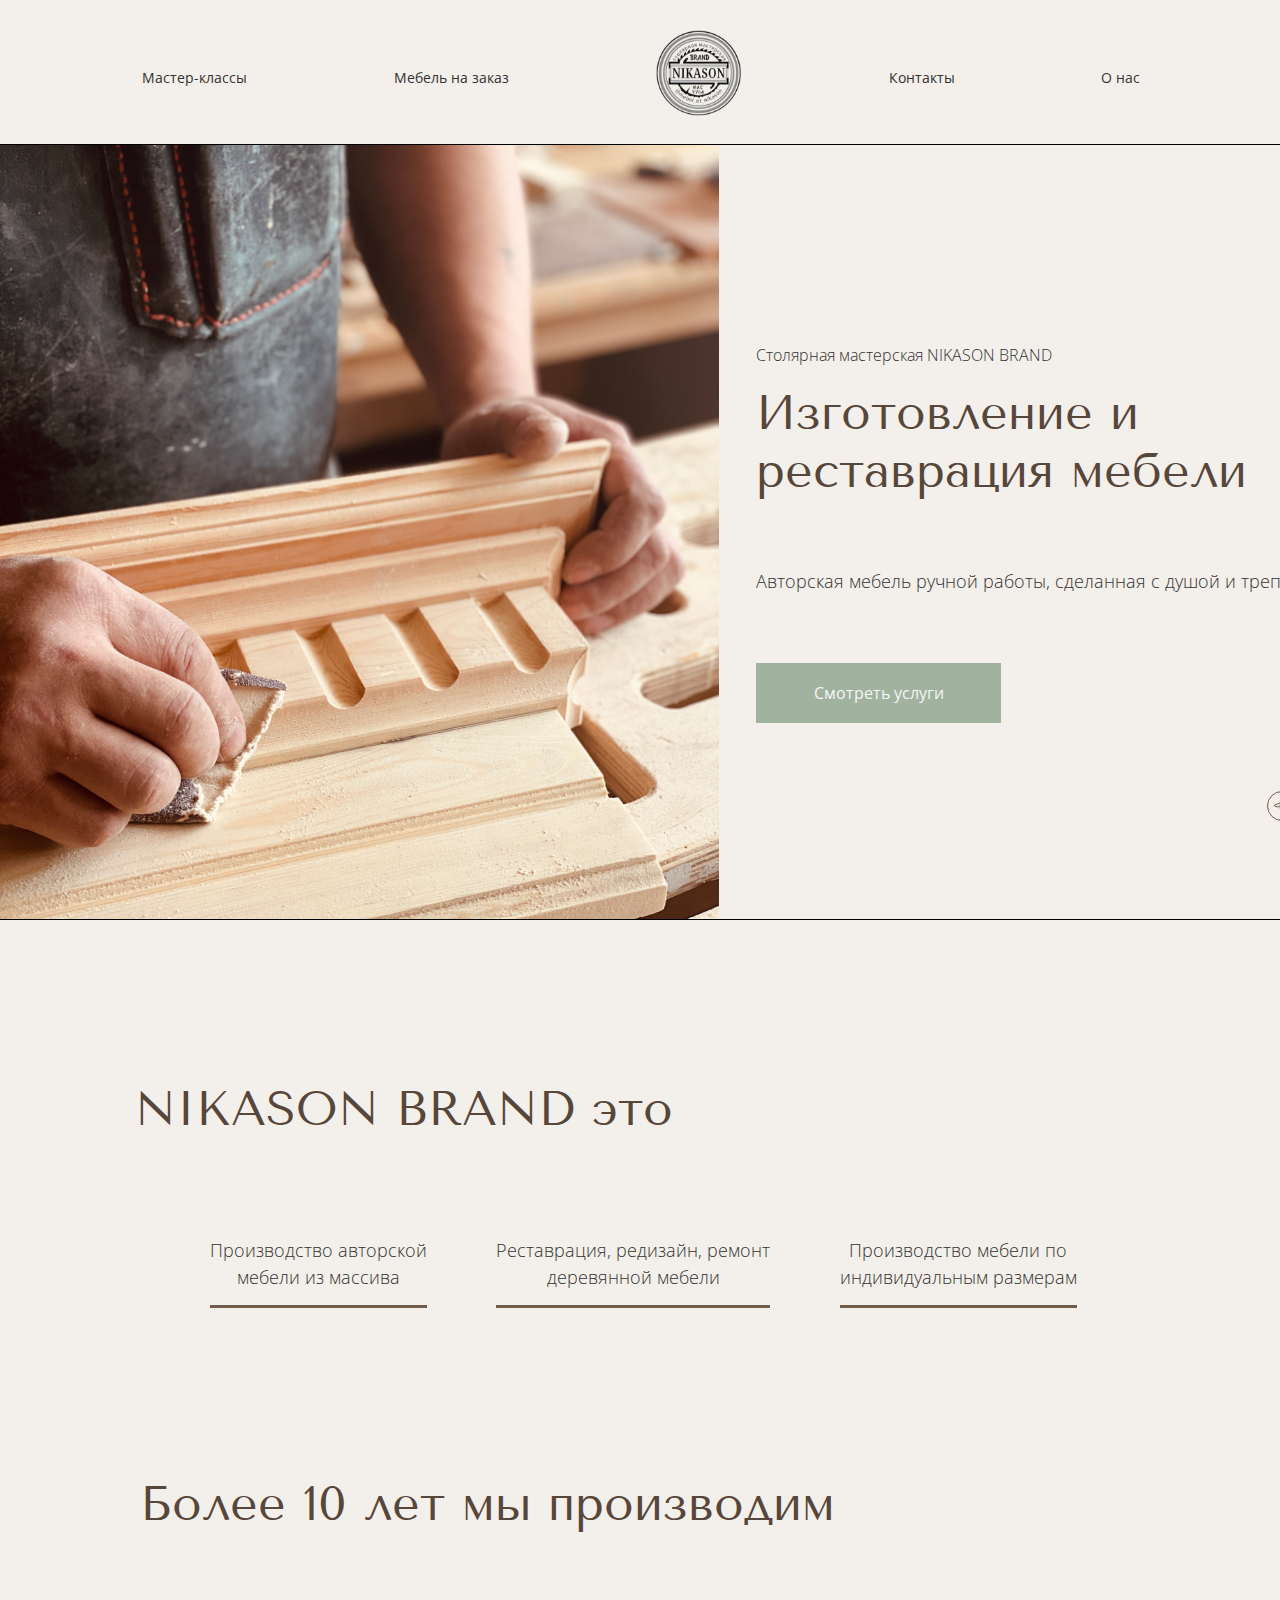
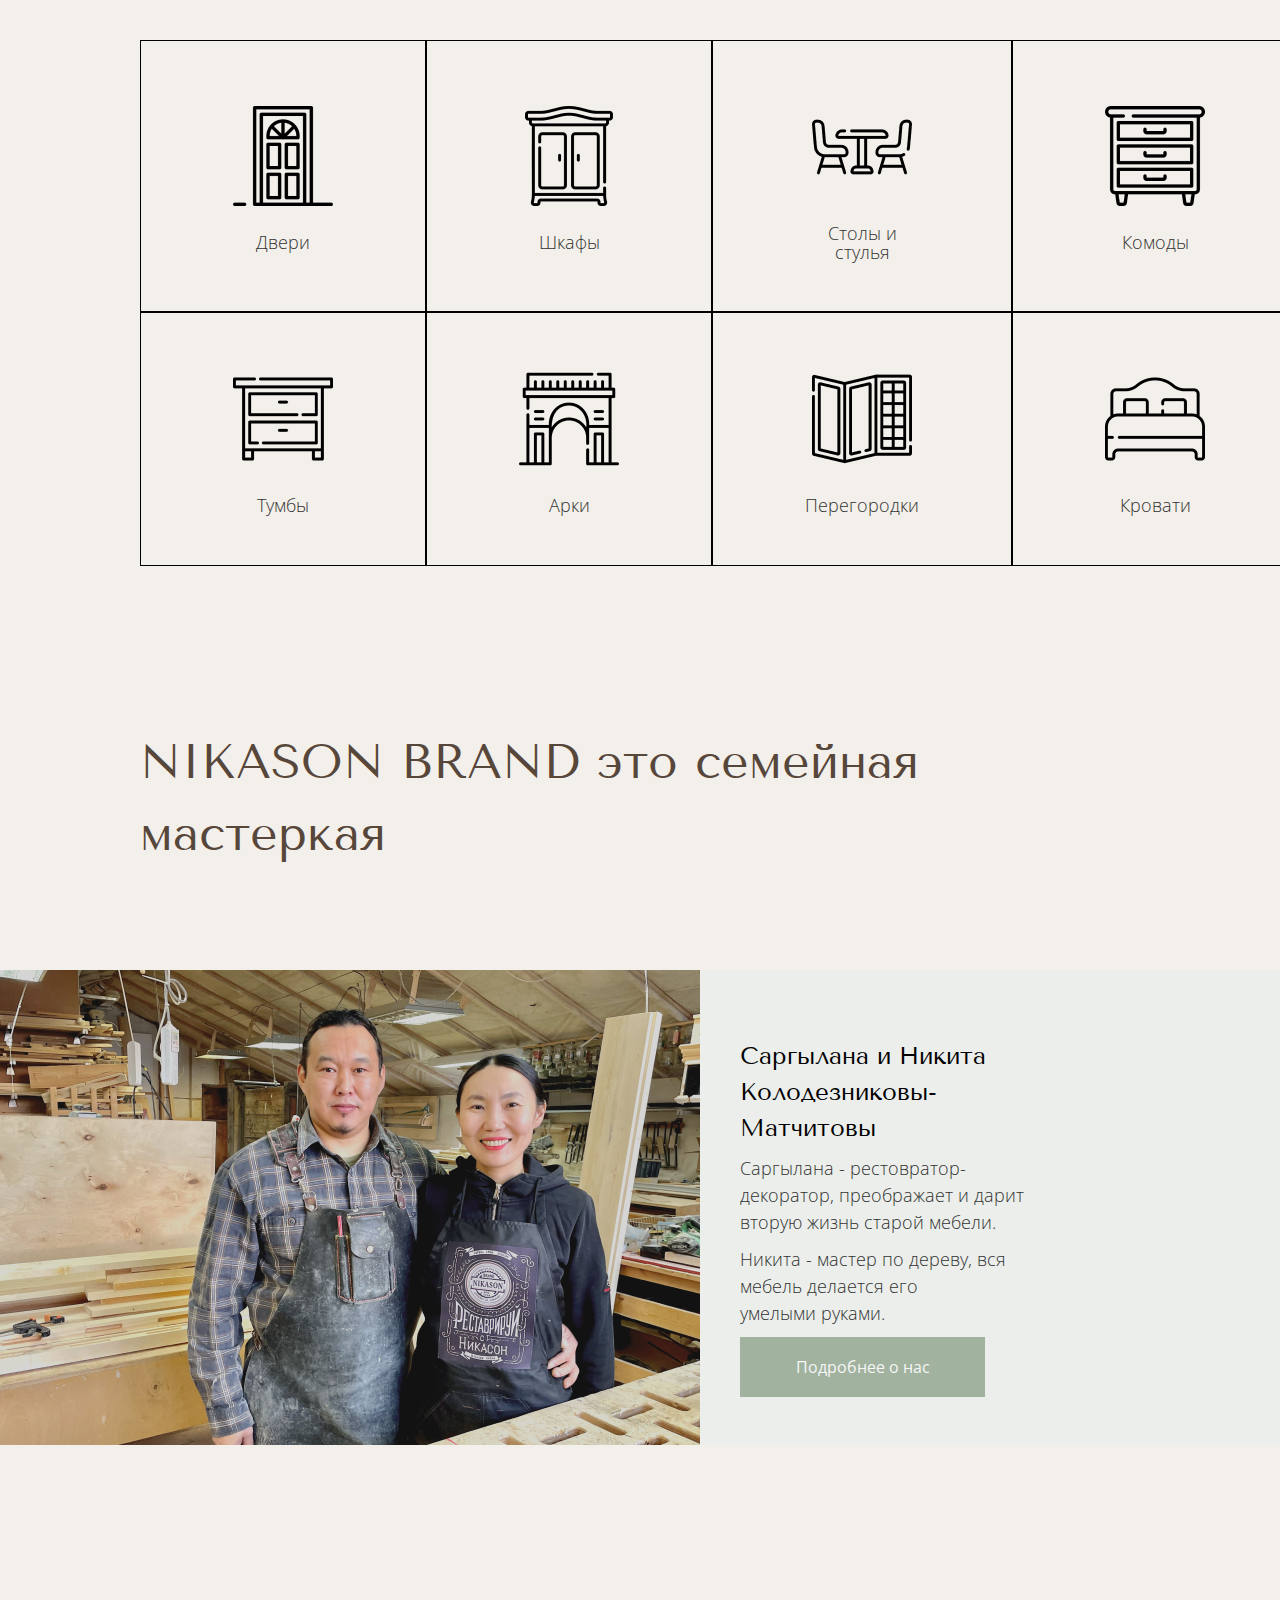
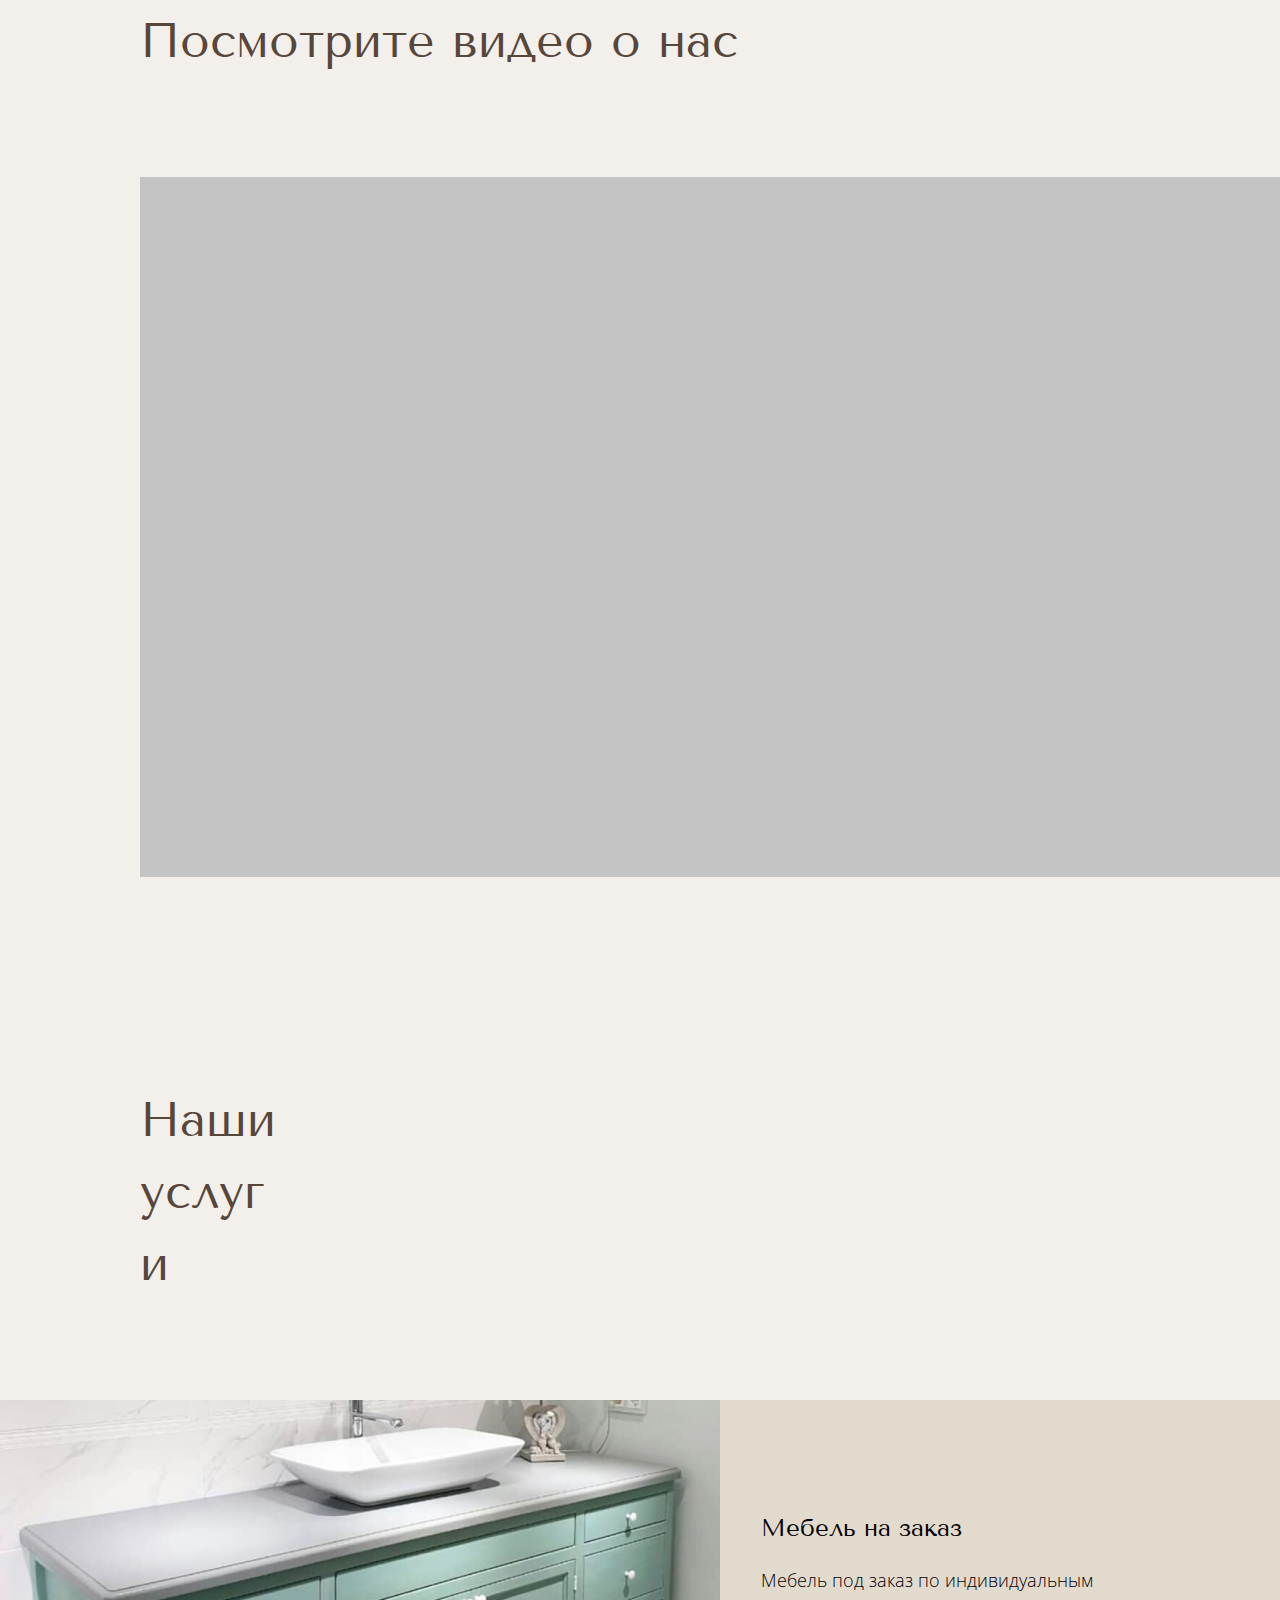
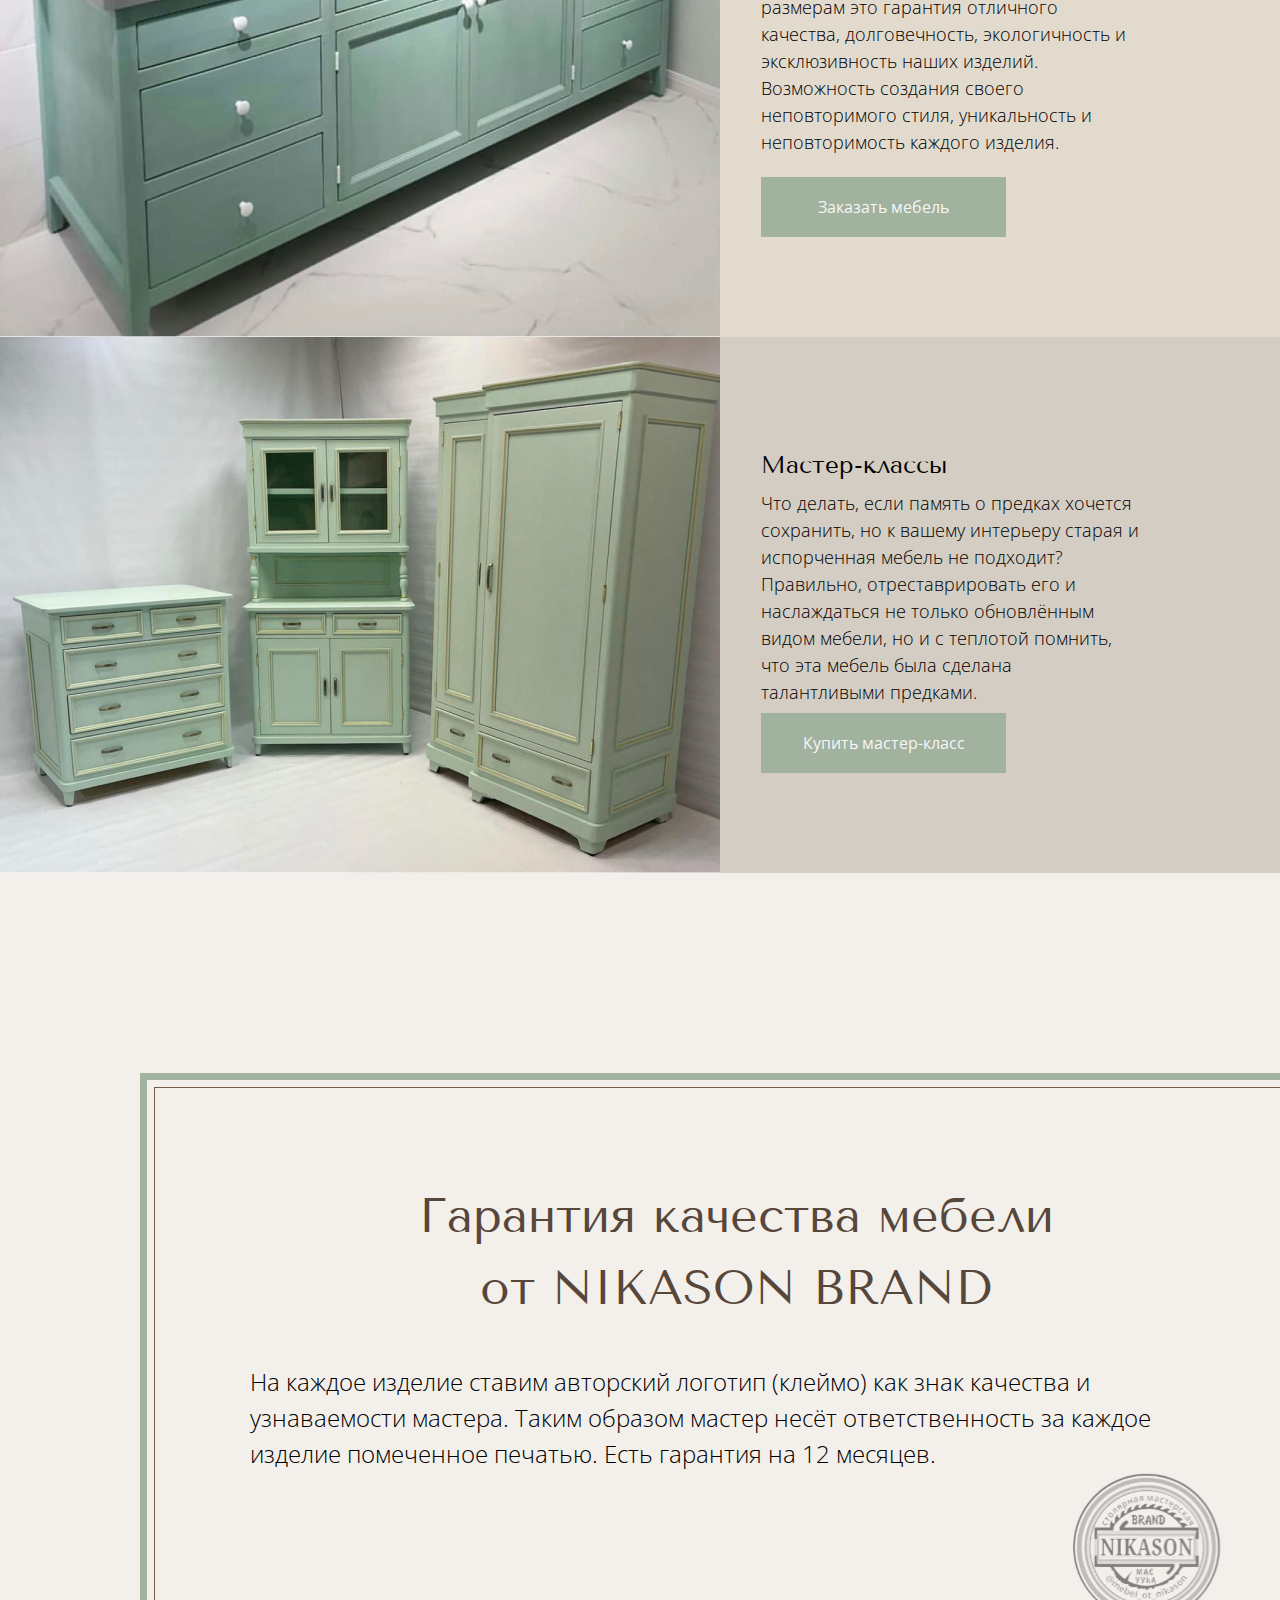
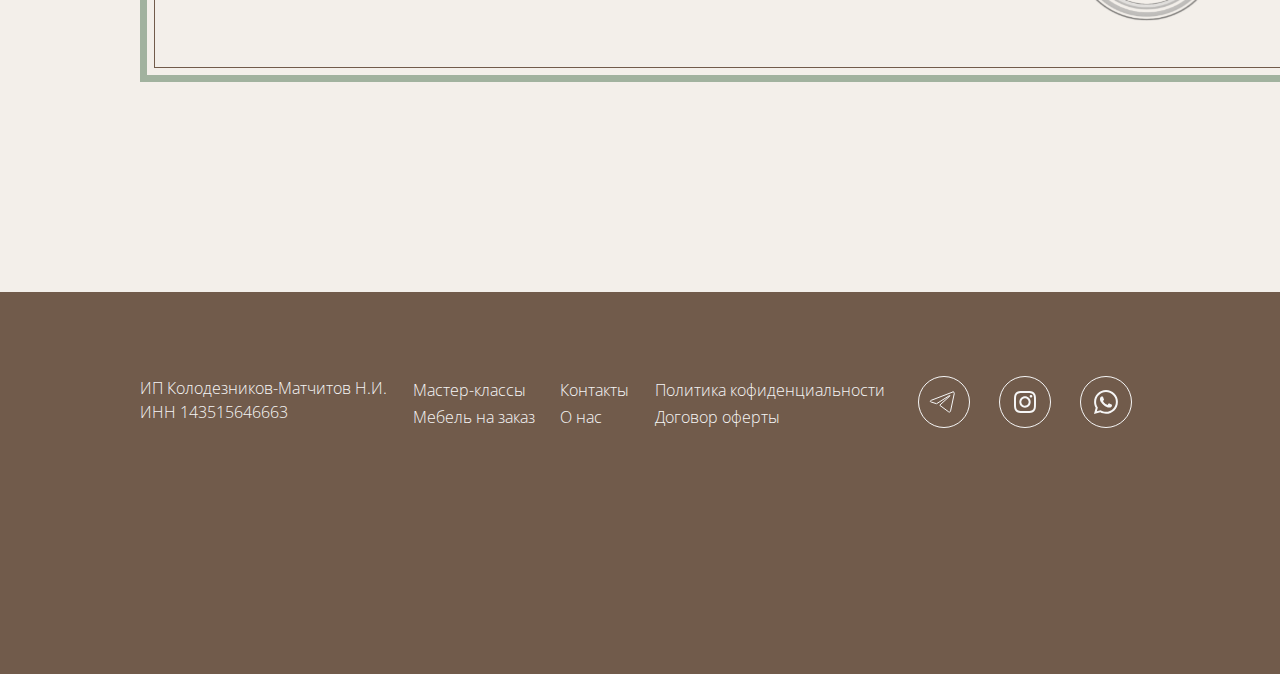
<file: index.html>
<!DOCTYPE html>
<html lang="ru">
<head>
    <meta charset="UTF-8">
    <meta name="viewport" content="width=device-width, initial-scale=1.0">
    <link rel="preconnect" href="https://fonts.googleapis.com">
    <link rel="preconnect" href="https://fonts.gstatic.com" crossorigin>
    <link href="https://fonts.googleapis.com/css2?family=Open+Sans:wght@300;400;700&family=Tenor+Sans&display=swap" rel="stylesheet">
    <link rel="stylesheet" href="css/normalize.css">
    <link rel="stylesheet" href="css/style.css">
    <title>Document</title>
</head>
<body class="body">
    <header class="header">
        <div class="nav_phone">
			<a href="#" ><span></span></a>	
		</div>
		<nav class="header__nav">
			<ul class="header__nav__list">
				<li><a class="header__nav__link" href="master.html">Мастер-классы</a></li>
				<li><a class="header__nav__link" href="furniture.html">Мебель на заказ</a></li>
				<li class="logo"><img src="img/logo.svg" alt="logo"></li>
				<li><a class="header__nav__link" href="index.html">Контакты</a></li>
				<li><a class="header__nav__link" href="about.html">О нас</a></li>
			</ul>			
		</nav>
	</header>

    <main>
        <section class="home_page">
            <img src="img/master.jpg" alt="master">
            <div class="home_page_info">
                <p class="home_page_text">Столярная мастерская NIKASON BRAND</p>
                <h1>Изготовление и реставрация мебели</h1>
                <p>Авторская мебель ручной работы, сделанная с душой и трепетом.</p>
                <button>Смотреть услуги</button>
                <div class="home_page_social_network">
                    <img src="img/telegram_2.svg" alt="telegram">
                    <img src="img/instagram_2.svg" alt="instagram">
                    <img src="img/whatsapp_2.svg" alt="whatsapp">
                </div> 
            </div> 
        </section>

        <section class="brand">
            <h2 class="brand_title">NIKASON BRAND это</h2>
            <div class="brand_cards">
                <p class="brand_text">Производство авторской <br> мебели из массива</p>
                <p class="brand_text">Реставрация, редизайн, ремонт <br> деревянной мебели</p>
                <p class="brand_text">Производство мебели по <br> индивидуальным размерам</p>
            </div>
        </section>

        <section class="produce">
            <h2>Более 10 лет мы производим</h2>
            <div class="produce_table">
                <div class="produce_table_row">
                    <figure class="produce_table_item">
                        <img src="img/door.png" alt="door">
                        <figcaption class="produce_text">Двери</figcaption>
                    </figure>
                    <figure class="produce_table_item">
                        <img src="img/closet.png" alt="closet">
                        <figcaption class="produce_text">Шкафы</figcaption>
                    </figure>
                    <figure class="produce_table_item">
                        <img src="img/chairs.png" alt="chairs">
                        <figcaption class="produce_text">Столы и стулья</figcaption>
                    </figure>
                    <figure class="produce_table_item">
                        <img src="img/drawer_1.png" alt="drawer_1">
                        <figcaption class="produce_text">Комоды</figcaption>
                    </figure>
                </div>
                <div class="produce_table_row">
                    <figure class="produce_table_item">
                        <img src="img/drawer_2.png" alt="drawer_2">
                        <figcaption class="produce_text">Тумбы</figcaption>
                    </figure>
                    <figure class="produce_table_item">
                        <img src="img/gate.png" alt="gate">
                        <figcaption class="produce_text">Арки</figcaption>
                    </figure>
                    <figure class="produce_table_item">
                        <img src="img/room-divider.png" alt="room-divider">
                        <figcaption class="produce_text">Перегородки</figcaption>
                    </figure>
                    <figure class="produce_table_item">
                        <img src="img/bed.png" alt="bed">
                        <figcaption class="produce_text">Кровати</figcaption>
                    </figure>
                </div>
            </div>
        </section>

        <section class="founders"> 
            <h2 class="founders_title">NIKASON BRAND это семейная мастеркая</h2>
            <div class="founders_content">
                <img src="img/founders_prototype.jpg" alt="founders_prototype">
                <div class="founders_info">
                    <p class="founders_text">Саргылана и Никита Колодезниковы-Матчитовы</p>
                    <p class="founders_text1">Саргылана - рестовратор-декоратор, преображает и дарит <br>
                       вторую жизнь старой мебели. </p>
                    <p class="founders_text2">Никита - мастер по дереву, вся мебель делается его <br>
                        умелыми руками.</p>
                    <button>Подробнее о нас</button> 
                </div>  
            </div>    
        </section>

        <section class="video">
            <h2>Посмотрите видео о нас</h2>
            <img src="img/video.jpg" alt="video">
        </section>

        <section class="services"> 
            <h2>Наши услуги</h2> 
            <div class="service_1">
                <img src="img/services_1.jpg" alt="services_1">
                <div class="services_card">
                    <p class="services_subtitle">Мебель на заказ</p>
                    <p class="services_text">Мебель под заказ по индивидуальным размерам это гарантия отличного качества, долговечность, экологичность и эксклюзивность наших изделий. 
                                             Возможность создания своего неповторимого стиля, уникальность и неповторимость каждого изделия.</p>
                    <button>Заказать мебель</button> 
                </div>       
            </div>
            <div class="service_2">
                <img src="img/services_2.jpg" alt="services_2">
                <div class="services_card">
                    <p class="services_subtitle">Мастер-классы</p>
                    <p class="services_text">Что делать, если память о предках хочется сохранить, но к вашему интерьеру старая и испорченная мебель не подходит? 
                                             Правильно, отреставрировать его и наслаждаться не только обновлённым видом мебели, но и с теплотой помнить, что эта мебель была сделана талантливыми предками.
                    </p>
                    <button>Купить мастер-класс</button>
                </div>
            </div>
        </section>
        
        <section class="guarantee_adap_title">
            <h2>Гарантия качества мебели <br> от NIKASON BRAND</h2>
        </section>

        <section class="guarantee">
            <div class="guarantee_border">
                <h2>Гарантия качества мебели <br> от NIKASON BRAND</h2>
                <p class="guarantee_text">На каждое изделие ставим авторский логотип (клеймо) как знак качества и <br>
                    узнаваемости мастера. Таким образом мастер несёт ответственность за каждое <br>
                    изделие помеченное печатью. Есть гарантия на 12 месяцев. </p>
                <img src="img/guarantee.svg" alt="guarantee">
            </div>
        </section>
    </main>
    
    <footer class="footer">
		<nav class="footer__nav">
			<ul class="footer__nav__list">
				<li class="footer__nav__item">
					<p>ИП Колодезников-Матчитов Н.И.</p>
			        <p>ИНН 143515646663</p>
				</li>
			</ul>
			<ul class="footer__nav__list">
				<li><a class="footer__nav__item" href="master.html">Мастер-классы</a></li>
				<li><a class="footer__nav__item" href="furniture.html">Мебель на заказ</a></li>
			</ul>
			<ul class="footer__nav__list">
				<li><a class="footer__nav__item" href="index.html">Контакты</a></li>
				<li><a class="footer__nav__item" href="about.html">О нас</a></li>
			</ul>
			<ul class="footer__nav__list">		
				<li><a class="footer__nav__item" href="">Политика кофиденциальности</a></li>
				<li><a class="footer__nav__item" href="">Договор оферты</a></li>
			</ul>
			<div class="footer_social_networks"> 													
				<a class="footer_social_networks_1" href=""><img src="img/telegram.svg" alt="telegram"></a>												
				<a href=""><img src="img/instagram.svg" alt="instagram"></a>
				<a href=""><img src="img/whatsapp.svg" alt="whatsapp"></a>			
		    </div>
		</nav>		
	</footer>
    
</body>
</html>
</file>
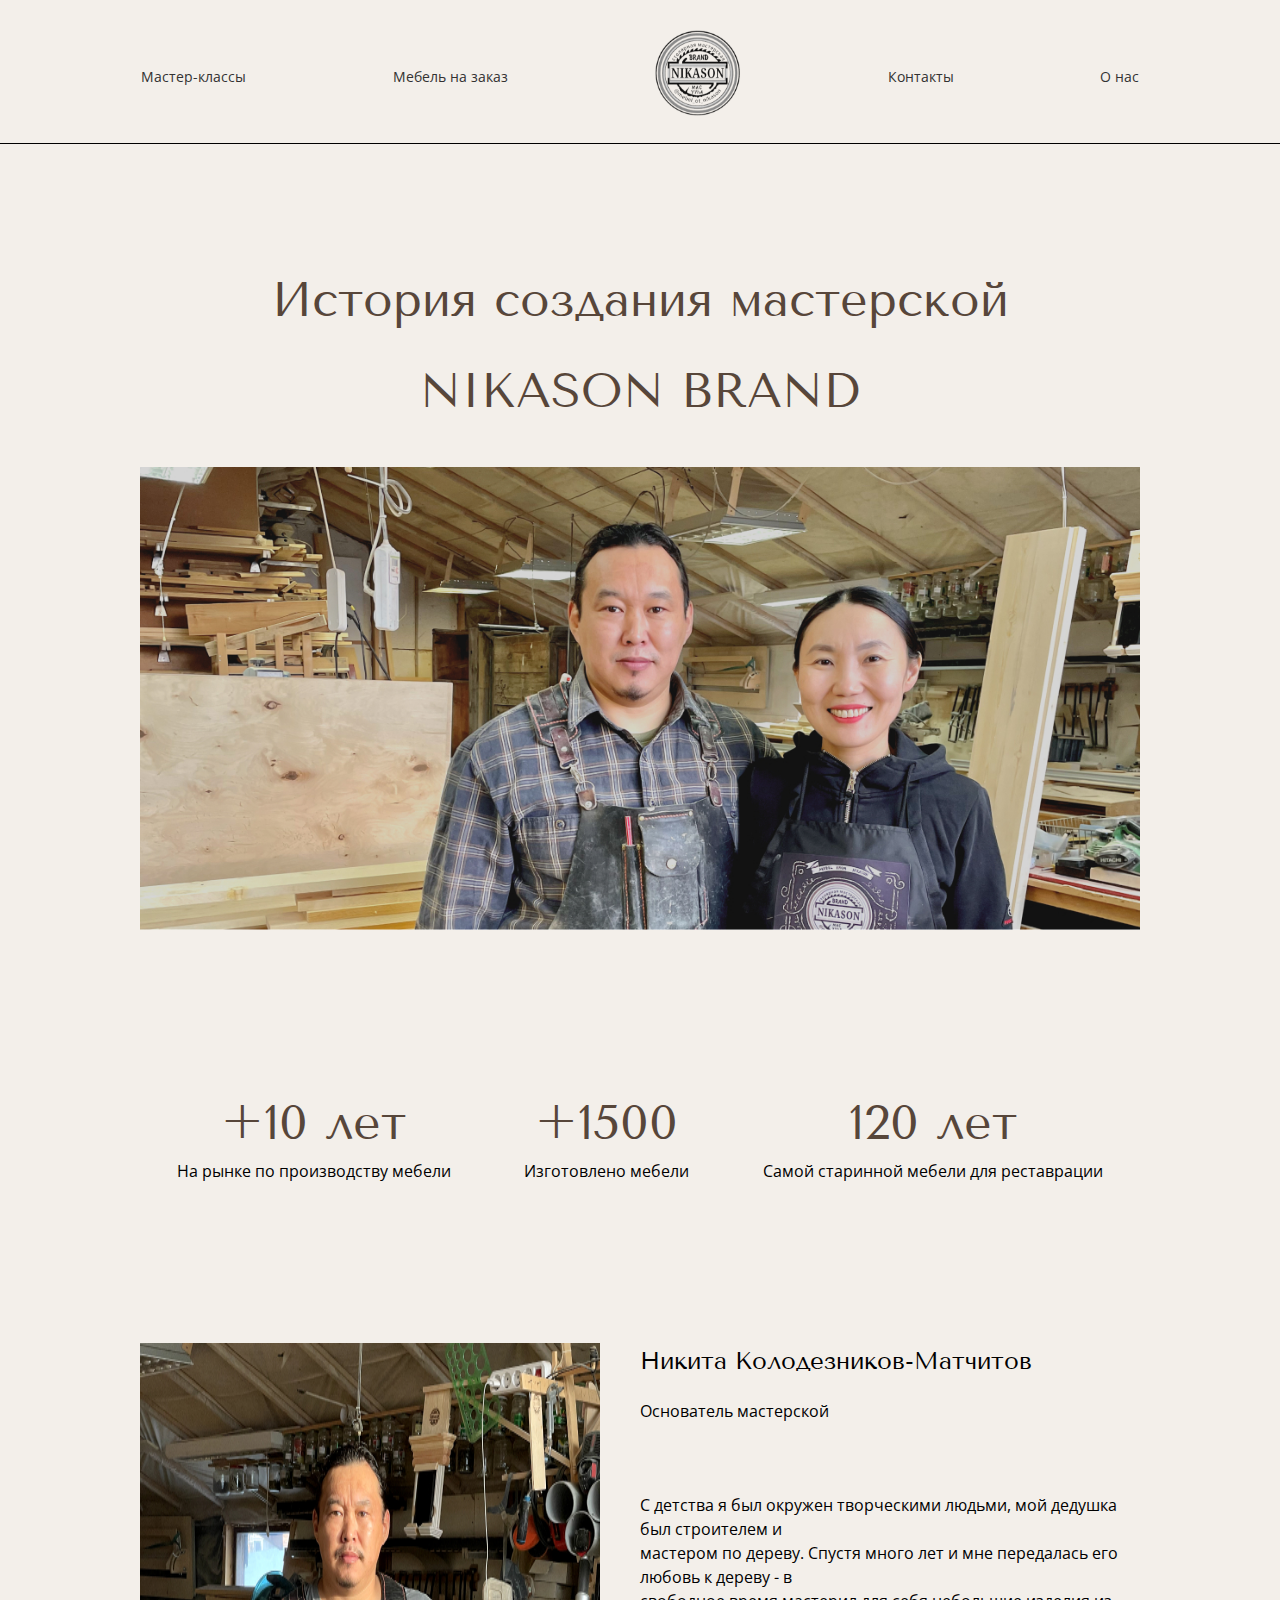
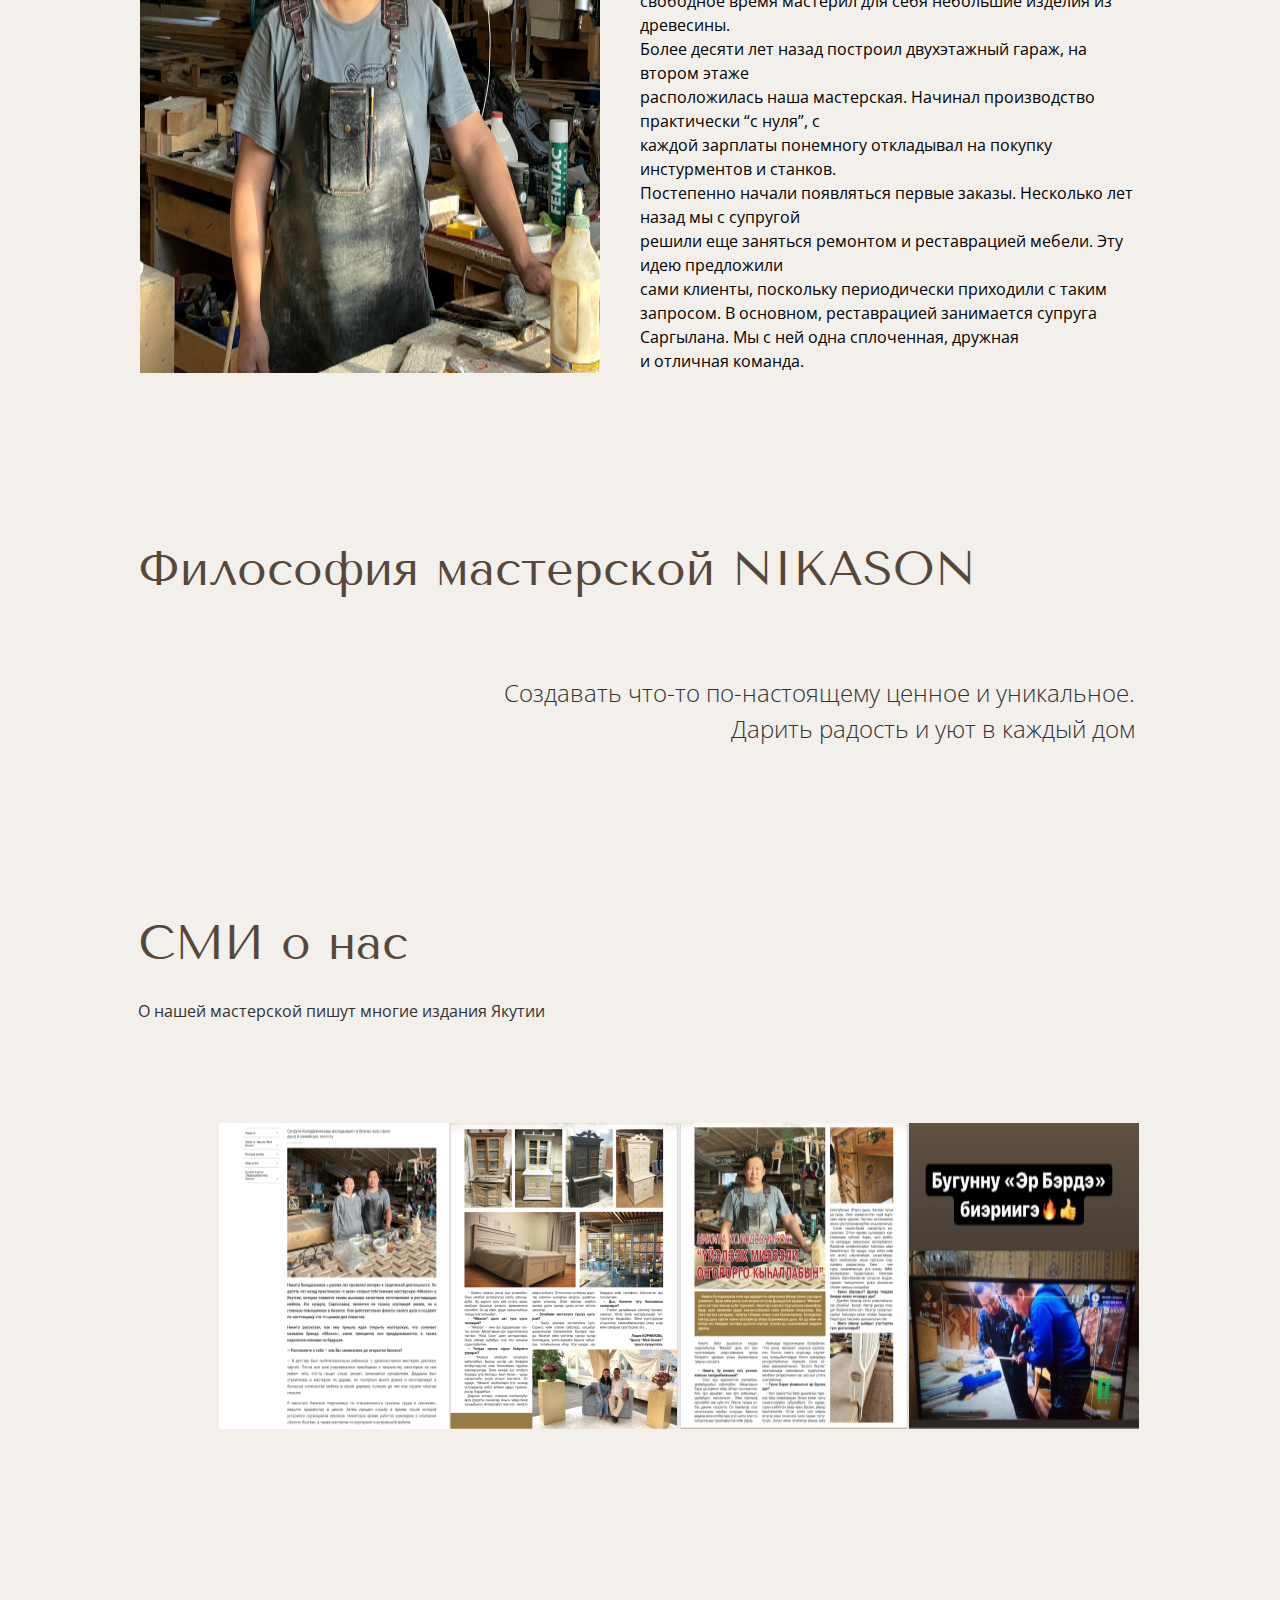
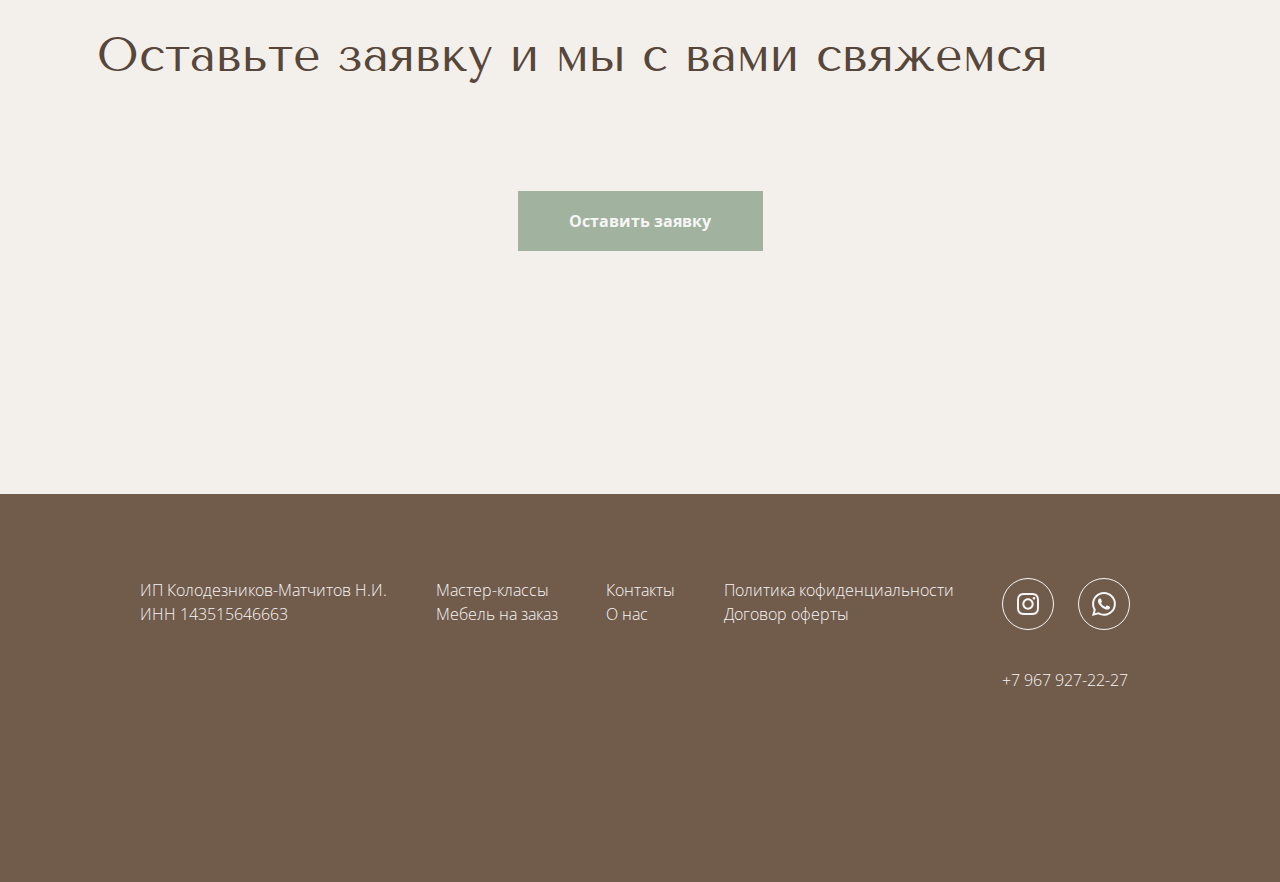
<file: about.html>
<!DOCTYPE html>
<html lang="ru">

<head>
	<meta charset="UTF-8">
	<meta name="viewport" content="width=device-width, initial-scale=1.0">
	<link rel="preconnect" href="https://fonts.googleapis.com">
    <link rel="preconnect" href="https://fonts.gstatic.com" crossorigin>
    <link href="https://fonts.googleapis.com/css2?family=Open+Sans:wght@300;400;700&family=Tenor+Sans&display=swap" rel="stylesheet">
	<link rel="stylesheet" href="css/normalize.css">	
	<link rel="stylesheet" href="css/about.css">
	<title>About us</title>
</head>

<body>
	<header class="header">
		<div class="nav_phone">
			<a href="#" ><span></span></a>	
		</div>
		<nav class="header__nav">
			<ul class="header__nav__list">
				<li><a class="header__nav__link" href="master.html">Мастер-классы</a></li>
				<li><a class="header__nav__link" href="furniture.html">Мебель на заказ</a></li>
				<li class="logo"><img src="img/logo.svg" alt="logo"></li>
				<li><a class="header__nav__link" href="index.html">Контакты</a></li>
				<li><a class="header__nav__link" href="about.html">О нас</a></li>
			</ul>			
		</nav>
	</header>
	
    <main>
		<section class="history">
			<h1 class="history_title">История создания мастерской</h1>
			<h2>NIKASON BRAND</h2>
			<img class="history_img" src="img/founders.jpg" alt="founders"> 		
		</section>

		<section class="history_card">	
				<div>
					<h2>+10 лет</h2>
					<p>На рынке по производству мебели</p>
				</div>
				<div>
					<h2>+1500</h2>
					<p>Изготовлено мебели</p>
				</div>
				<div>
					<h2>120 лет</h2>
					<p>Самой старинной мебели для реставрации</p>	
			</div>     
		</section>

		<section class="founder">
			<img src="img/Kolodeznikov-Matchitov.jpg" alt="Kolodeznikov-Matchitov">
			<div class="founder_info">
				<div>
					<h2 class="founder_title">Никита Колодезников-Матчитов</h2>
				    <p class="founder_text">Основатель мастерской</p>
				</div>
				<p>
					С детства я был окружен творческими людьми, мой дедушка был строителем и <br> 
					мастером по дереву. Спустя много лет и мне передалась его любовь к дереву - в <br>
					свободное время мастерил для себя небольшие  изделия из древесины.
				</p>
				<p>
					Более десяти лет назад построил двухэтажный гараж, на втором этаже <br>
					расположилась наша мастерская. Начинал производство практически “с нуля”, с <br>
				    каждой зарплаты понемногу откладывал на покупку инстурментов и станков.
				</p>
				<p>
					Постепенно начали появляться первые заказы. Несколько лет назад мы с супругой <br>
					решили еще заняться ремонтом и реставрацией мебели. Эту идею предложили <br>
					сами клиенты, поскольку периодически приходили с таким запросом. В основном, 
					реставрацией занимается супруга Саргылана. Мы с ней одна сплоченная, дружная <br>
					и отличная команда.
				</p>			
				</div>
			</div>			
		</section>
       
        <section class="philosophy">
				<h2 class="philosophy_title">Философия мастерской NIKASON</h2>
				<p class="philosophy_text">Создавать что-то по-настоящему ценное и уникальное.<br> Дарить радость и уют в каждый дом</p>
        </section>

		<section class="mass_media">
			<div class="mass_media_title">
				<h2>СМИ о нас</h2>
				<p class="mass_media_text">О нашей мастерской пишут многие издания Якутии</p>
			</div>
			<div class="mass_media_img">
				<img src="img/mass_media1.jpg" alt="mass_media1">
				<img src="img/mass_media2.jpg" alt="mass_media2">
				<img src="img/mass_media3.jpg" alt="mass_media3">
				<img src="img/mass_media4.jpg" alt="mass_media4">
			</div>	
			<span class="mass_media_right_btn" href="#">&#x203A;</span>			
		</section>
        
        <section class="application">
            <h2 class="application_title">Оставьте заявку и мы с вами свяжемся</h2>
			<button class="application_button">Оставить заявку</button>
        </section>

	</main>

	<footer class="footer">
		<nav class="footer__nav">
			<ul class="footer__nav__list">
				<li class="footer__nav__item">
					<p>ИП Колодезников-Матчитов Н.И.</p>
			        <p>ИНН 143515646663</p>
				</li>
			</ul>
			<ul class="footer__nav__list">
				<li><a class="footer__nav__item" href="master.html">Мастер-классы</a></li>
				<li><a class="footer__nav__item" href="furniture.html">Мебель на заказ</a></li>
			</ul>
			<ul class="footer__nav__list">
				<li><a class="footer__nav__item" href="index.html">Контакты</a></li>
				<li><a class="footer__nav__item" href="about.html">О нас</a></li>
			</ul>
			<ul class="footer__nav__list">		
				<li><a class="footer__nav__item" href="">Политика кофиденциальности</a></li>
				<li><a class="footer__nav__item" href="">Договор оферты</a></li>
			</ul>
			<div class="footer_social_networks"> 													
				<a href=""><img src="img/instagram.svg" alt="instagram"></a>
				<a href=""><img src="img/whatsapp.svg" alt="whatsapp"></a>	
				<p class="footer__nav__item">+7 967 927-22-27</p>		
		    </div>
		</nav>		
	</footer>
	
</body>

</html>
</file>
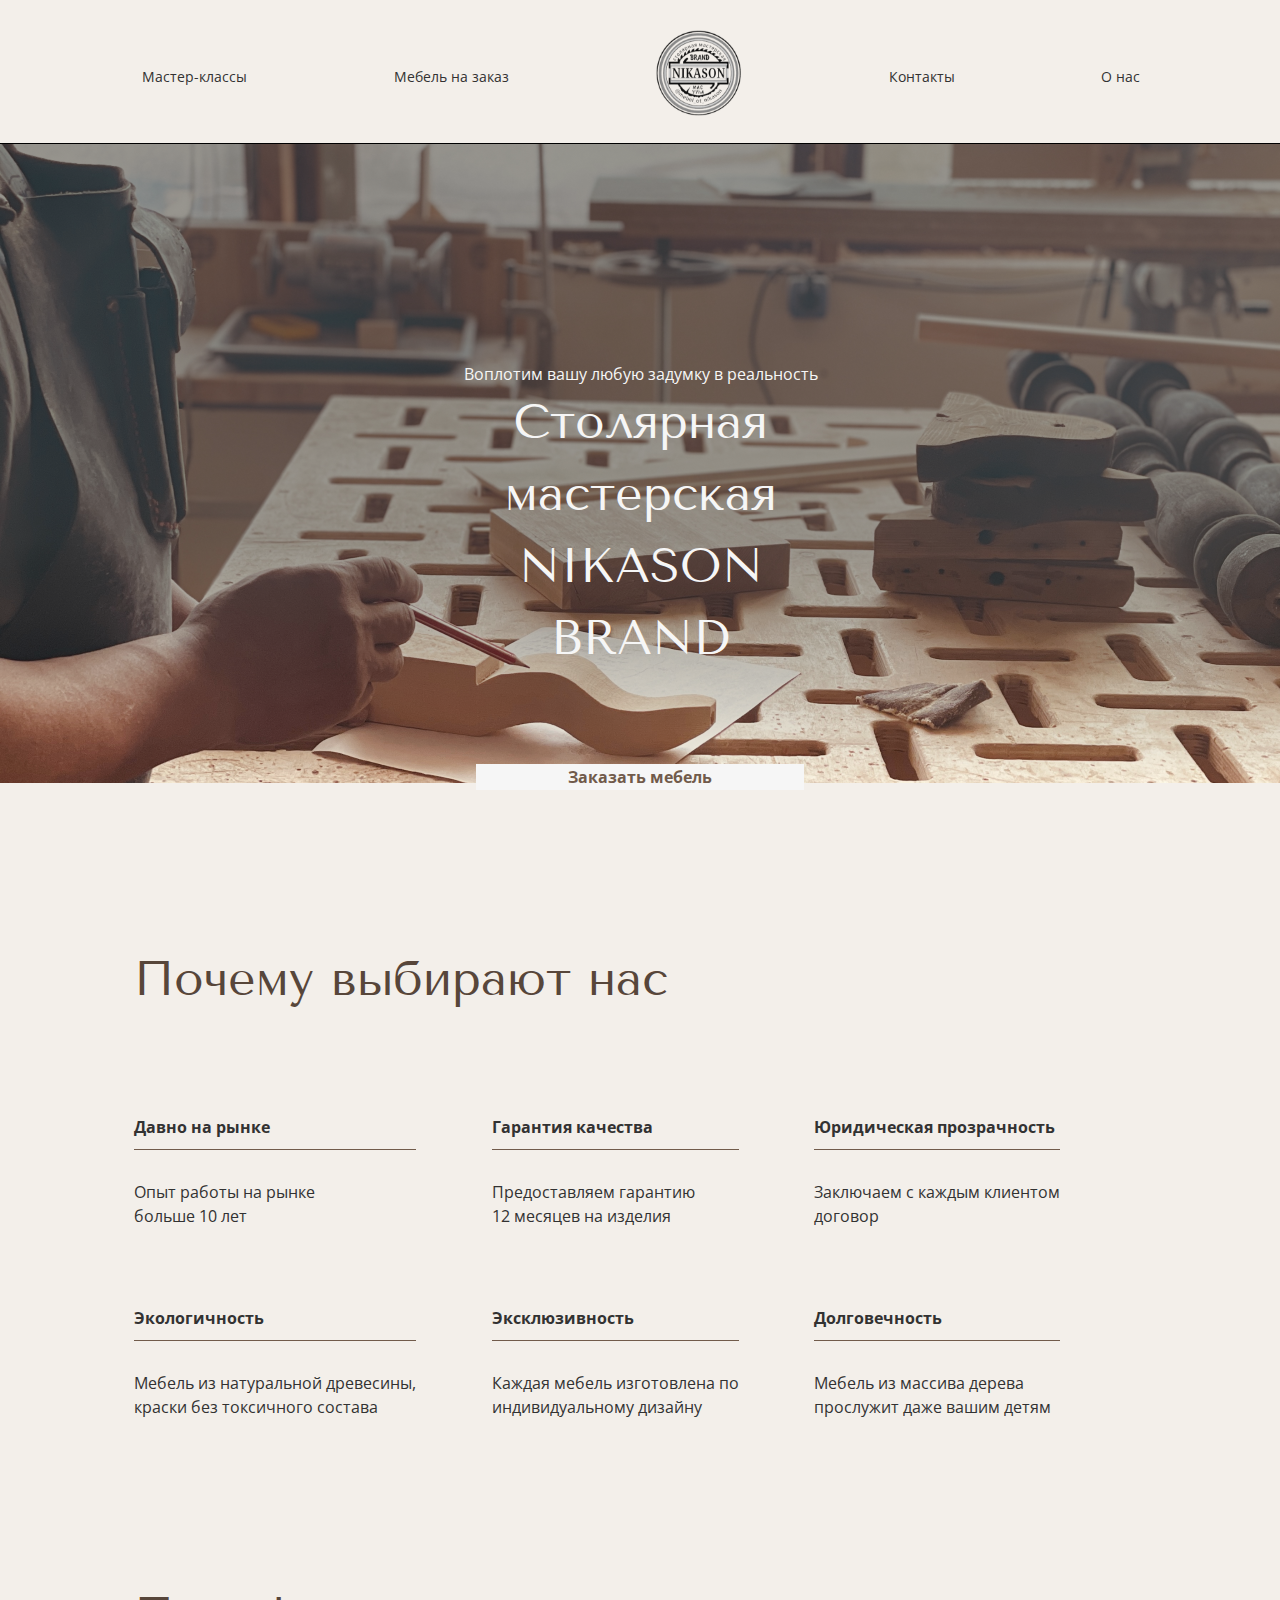
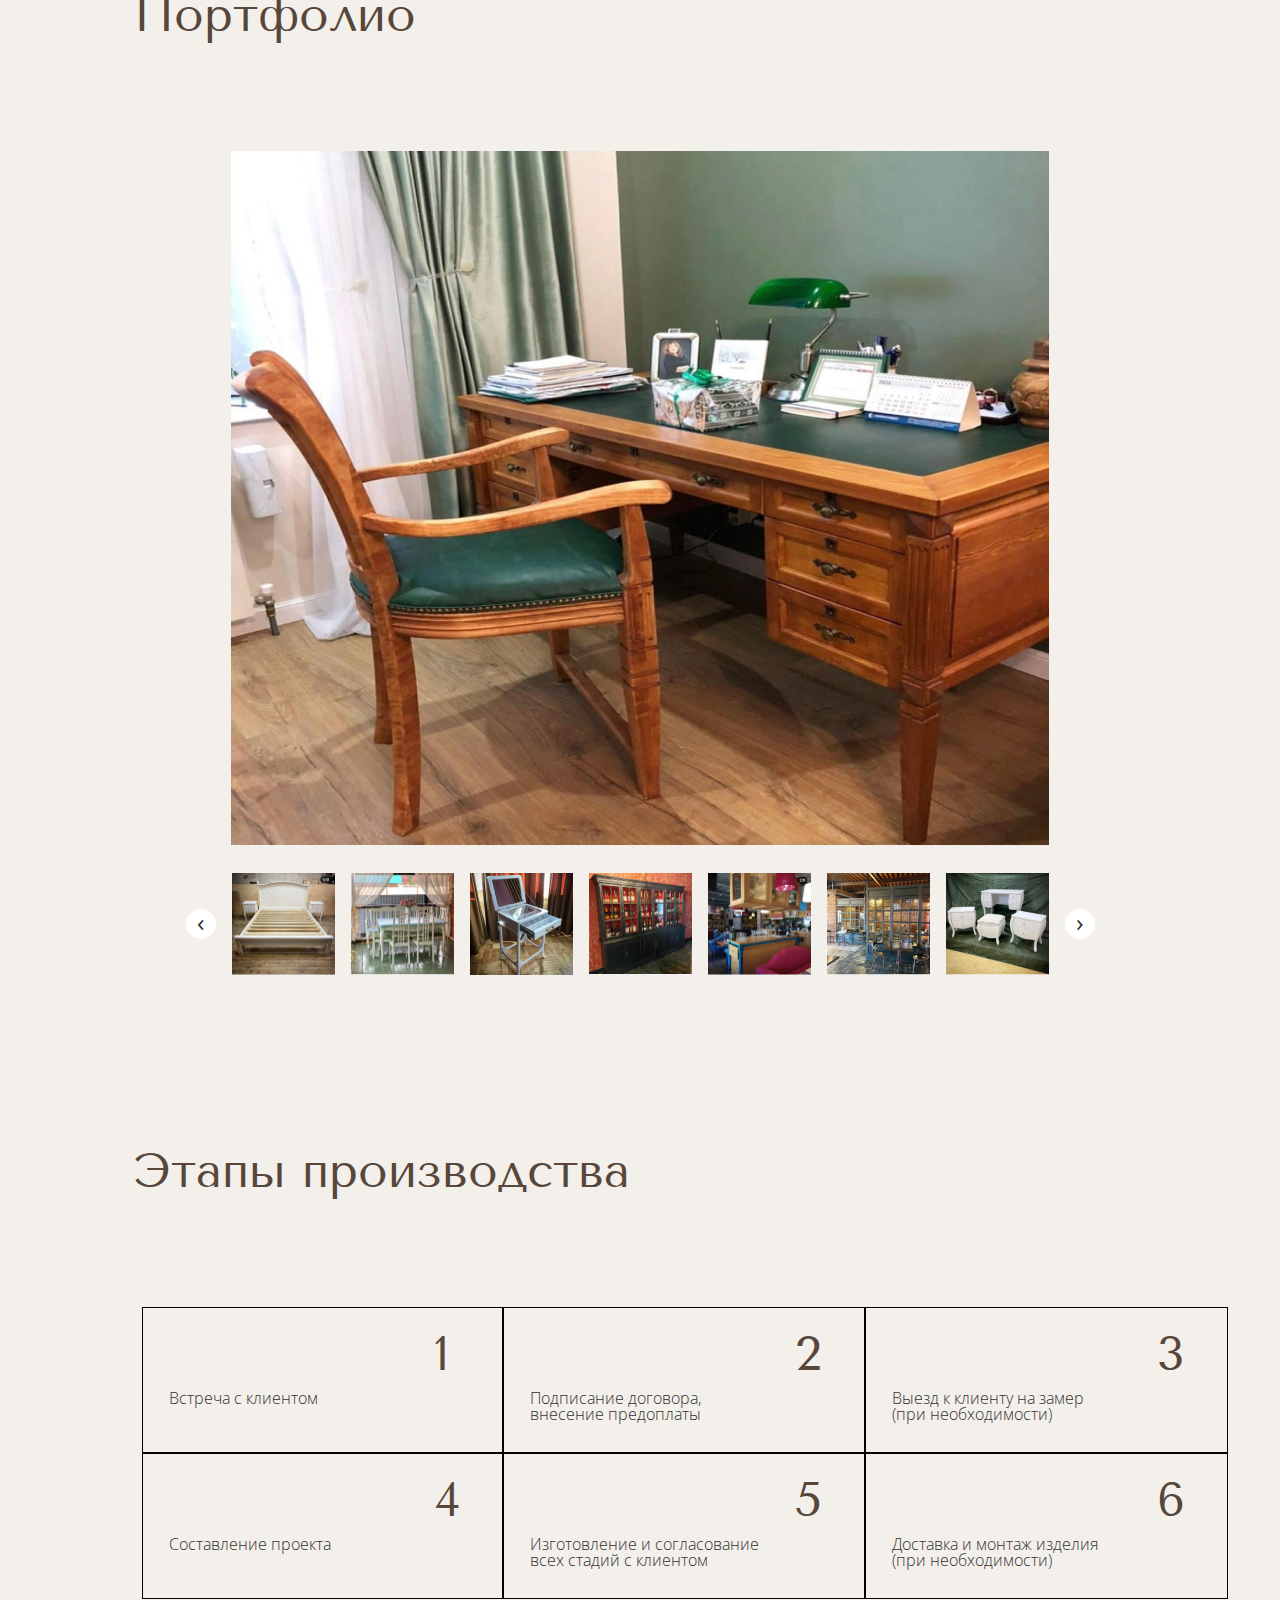
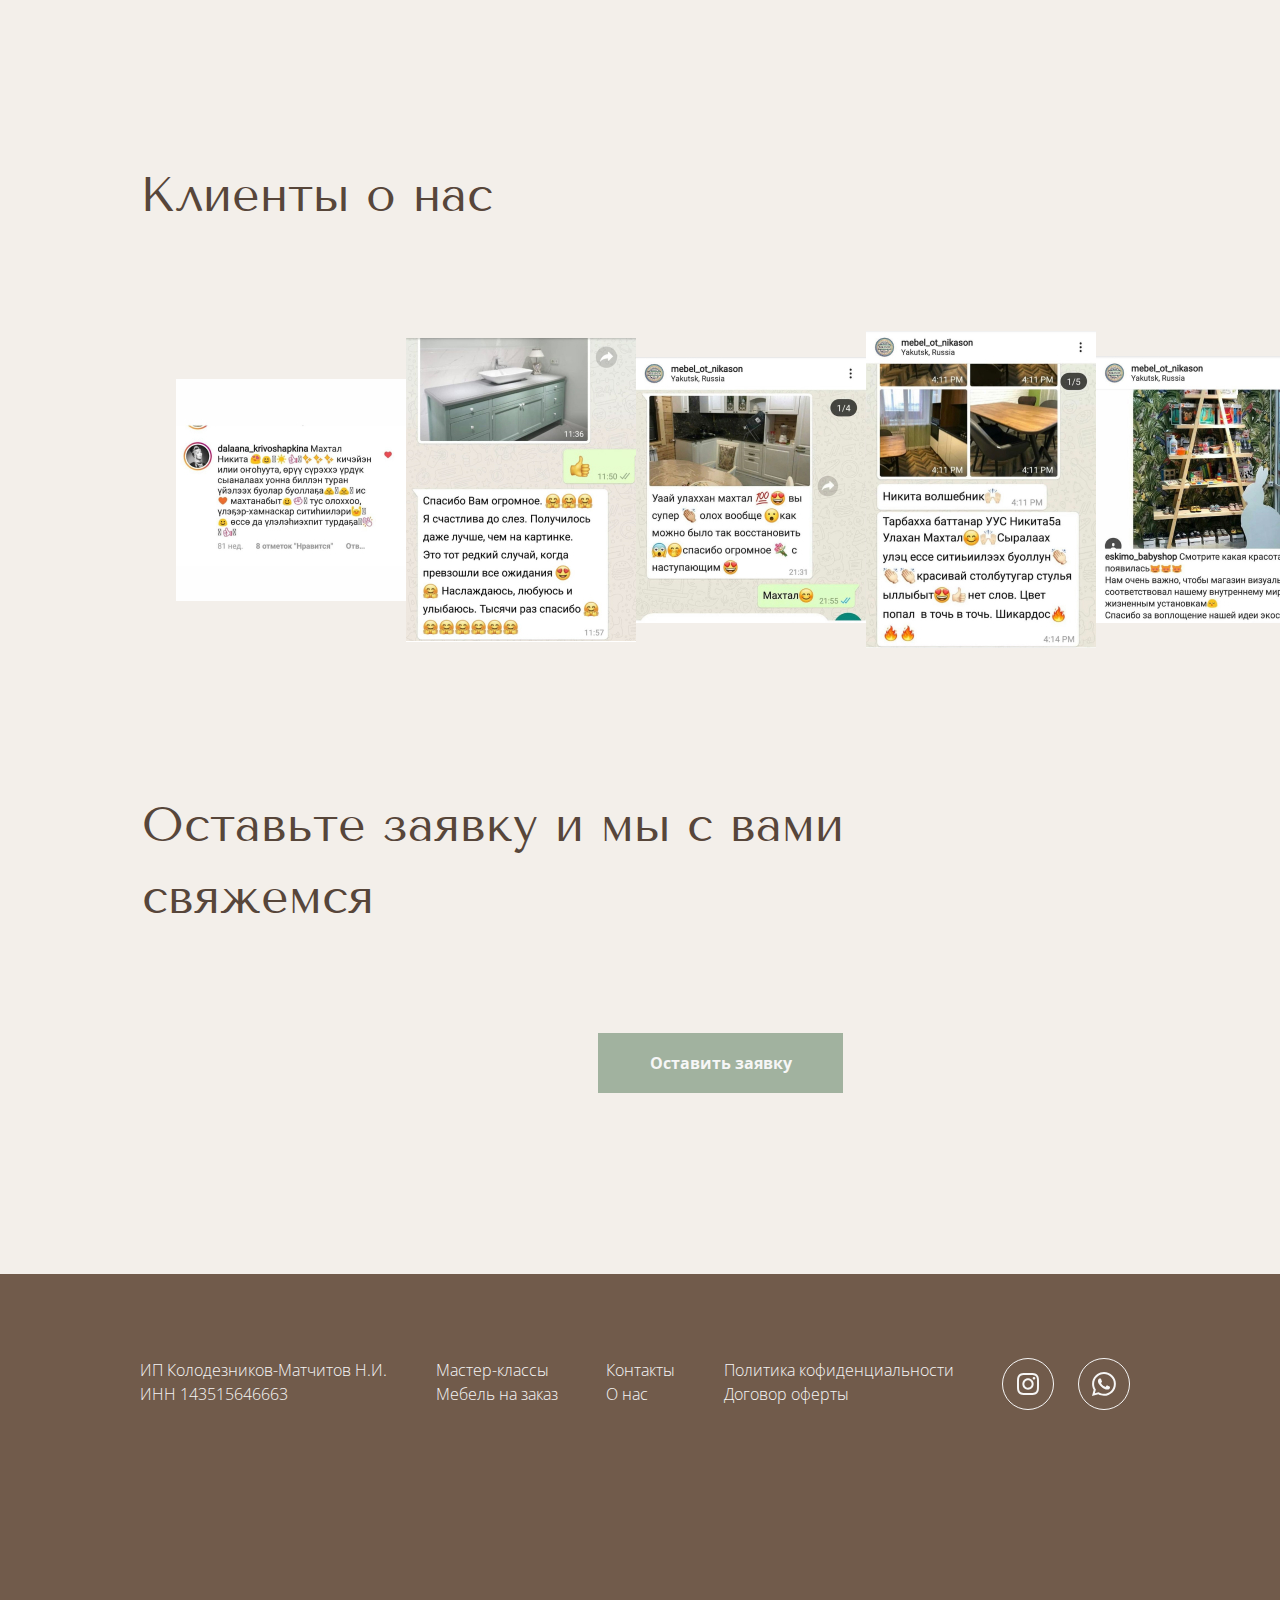
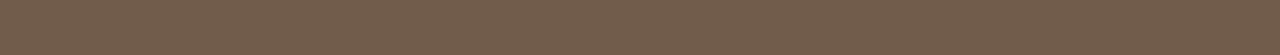
<file: prototype.html>
<!DOCTYPE html>
<html lang="ru">

<head>
	<meta charset="UTF-8">
	<meta name="viewport" content="width=device-width, initial-scale=1.0">
	<link rel="preconnect" href="https://fonts.googleapis.com">
    <link rel="preconnect" href="https://fonts.gstatic.com" crossorigin>
    <link href="https://fonts.googleapis.com/css2?family=Open+Sans:wght@300;400;700&family=Tenor+Sans&display=swap" rel="stylesheet">
	<link rel="stylesheet" href="css/normalize.css">
	<link rel="stylesheet" href="css/furniture.css">
	<title>Furniture to order</title>
</head>

<body>
	<header class="header">
		<div class="nav_phone">
			<a href="#" ><span></span></a>	
		</div>
		<nav class="header__nav">
			<ul class="header__nav__list">
				<li><a class="header__nav__link" href="master.html">Мастер-классы</a></li>
				<li><a class="header__nav__link" href="furniture.html">Мебель на заказ</a></li>
				<li class="logo"><img src="img/logo.svg" alt="logo"></li>
				<li><a class="header__nav__link" href="index.html">Контакты</a></li>
				<li><a class="header__nav__link" href="about.html">О нас</a></li>
			</ul>			
		</nav>
	</header>

	<main>
		<section class="custom_furniture">
			<div class="custom_furniture_title">
				<p class="custom_furniture_slogan">Воплотим вашу любую задумку в реальность</p>
			    <h1>Столярная мастерская</h1>
			    <h2 class="custom_furniture_text">NIKASON BRAND</h2>
			</div>
			<button>Заказать мебель</button>
		</section> 

		<section class="advantages">
			<h2>Почему выбирают нас</h2>	
				<div class="advantages_cards">
					<div class="advantages_card">
						<div>
							<p class="advantages_title">Давно на рынке</p>
							<p>Опыт работы на рынке <br> больше 10 лет</p>
						</div>
						<div>
							<p class="advantages_title">Экологичность</p>
							<p>Мебель из натуральной древесины, <br> краски без токсичного состава</p>
						</div>
					</div>
					<div class="advantages_card">
						<div>
							<p class="advantages_title">Гарантия качества</p>
							<p>Предоставляем гарантию <br> 12 месяцев на изделия</p>
						</div>
						<div>
							<p class="advantages_title">Эксклюзивность</p>
							<p>Каждая мебель изготовлена по <br> индивидуальному дизайну</p>
						</div>
					</div>
					<div class="advantages_card">
						<div>
							<p class="advantages_title">Юридическая прозрачность</p>
							<p>Заключаем с каждым клиентом <br> договор</p>
						</div>
						<div>
							<p class="advantages_title">Долговечность</p>
							<p>Мебель из массива дерева <br> прослужит даже вашим детям</p>
						</div>
					</div>
				</div>
		</section>

		<section>
			<h2 class="portfolio_title">Портфолио</h2>
			<div class="portfolio">
				<div class="full_photo">
					<img src="img/portfolio_1.jpg" alt="portfolio_1">	
				</div>
				<div class="portfolio_gallery">
					<span class="portfolio_left_btn" href="#">&#x2039;</span>
					<img class="portfolio_small_photo" src="img/portfolio_2.jpg" alt="portfolio_2">
					<img class="portfolio_small_photo" src="img/portfolio_3.jpg" alt="portfolio_3">
					<img class="portfolio_small_photo" src="img/portfolio_4.jpg" alt="portfolio_4">
					<img class="portfolio_small_photo" src="img/portfolio_5.jpg" alt="portfolio_5">
					<img class="portfolio_small_photo" src="img/portfolio_6.jpg" alt="portfolio_6">
					<img class="portfolio_small_photo" src="img/portfolio_7.jpg" alt="portfolio_7">
					<img class="portfolio_small_photo" src="img/portfolio_8.jpg" alt="portfolio_8">
					<span class="portfolio_right_btn" href="#">&#x203A;</span>
				</div>
			</div>
		</section>

		<section class="stages">
			<h2 class="stages_title">Этапы производства</h2>
			<div class="stages_table">
				<div class="stages_table_row">
					<div class="stages_table_item">
						<h2 class="stages_numeration">1</h2>
						<p class="stages_text">Встреча с клиентом</p>
					</div>
					<div class="stages_table_item">
						<h2 class="stages_numeration">2</h2>
						<p class="stages_text">Подписание договора, <br> внесение предоплаты</p>	
					</div>
					<div class="stages_table_item">
						<h2 class="stages_numeration">3</h2>
						<p class="stages_text">Выезд к клиенту на замер <br> (при необходимости)</p>	
					</div>
				</div>
				<div class="stages_table_row">
					<div class="stages_table_item">
						<h2 class="stages_numeration">4</h2>
						<p class="stages_text">Составление проекта</p>	
					</div>
					<div class="stages_table_item">
						<h2 class="stages_numeration">5</h2>
						<p class="stages_text">Изготовление и согласование <br> всех стадий с клиентом</p>
					</div>
					<div class="stages_table_item">
						<h2 class="stages_numeration">6</h2>
						<p class="stages_text">Доставка и монтаж изделия <br> (при необходимости)</p>
					</div>
				</div>
			</div>
		</section>

		<section class="about">
			<h2 class="about_title">Клиенты о нас</h2>
			<div class="about_images">
				<img src="img/review_1.jpg" alt="review_1">
				<img src="img/review_2.jpg" alt="review_2">
				<img src="img/review_3.jpg" alt="review_3">
				<img src="img/review_4.jpg" alt="review_4">
				<img src="img/review_5.jpg" alt="review_5">
			</div>
			<span class="about_right_btn" href="#">&#x203A;</span>			
		</section>
        
        <section class="application">
            <h2>Оставьте заявку и мы с вами свяжемся</h2>
			<button class="application_button">Оставить заявку</button>
        </section>
	</main>
	
    <footer class="footer">
		<nav class="footer__nav">
			<ul class="footer__nav__list">
				<li class="footer__nav__item">
					<p>ИП Колодезников-Матчитов Н.И.</p>
			        <p>ИНН 143515646663</p>
				</li>
			</ul>
			<ul class="footer__nav__list">
				<li><a class="footer__nav__item" href="master.html">Мастер-классы</a></li>
				<li><a class="footer__nav__item" href="furniture.html">Мебель на заказ</a></li>
			</ul>
			<ul class="footer__nav__list">
				<li><a class="footer__nav__item" href="index.html">Контакты</a></li>
				<li><a class="footer__nav__item" href="about.html">О нас</a></li>
			</ul>
			<ul class="footer__nav__list">		
				<li><a class="footer__nav__item" href="">Политика кофиденциальности</a></li>
				<li><a class="footer__nav__item" href="">Договор оферты</a></li>
			</ul>
			<div class="footer_social_networks"> 													
				<a href=""><img src="img/instagram.svg" alt="instagram"></a>
				<a href=""><img src="img/whatsapp.svg" alt="whatsapp"></a>			
		    </div>
		</nav>		
	</footer>

	<section id="myModal" class="modal">
			<div class="modal_content">
				<span class="close">x</span>
				<div class="modal_field">
					<p>Имя:</p>
					<input class="input_name" type="text" placeholder="Введите свое имя">
					<label class="input_name_label">Неверный формат имени</label>
				</div>
				<div class="modal_field">
					<p>Номер телефона:</p>
					<input class="input_phone" type="number" placeholder="Введите номер телефона">
					<label class="input_phone_label">Неверный формат номера</label>
				</div>
				<button class="modal_button">Связаться</button>
			</div>
	</section>

</body>
</html>
</file>
<file: css/style.css>
*{
    box-sizing: border-box;
    margin: 0;
}

body{
    background-color: #F3EFEA;
    color: #323232;
    font-size: 18px;
    font-family: Open Sans, sans-serif;
    font-weight: 300;
    line-height: 27px;
    word-wrap: break-word  
}

h1{
    margin: 0;
    color: #57463A;
    font-size: 48px;
    font-family: Tenor Sans, sans-serif;
    font-weight: 400;
    line-height: 57.60px;
    word-wrap: break-word
}

h2{
    color: #57463A;
    font-size: 48px;
    font-family: Tenor Sans, sans-serif;
    font-weight: 400;
    line-height: 72px;
    word-wrap: break-word   
}

button{
    border: none; 
    outline: none; 
    background: #A1B29F;
    width: 245px; 
    height: 60px;
    color: #F6F6F6;
    font-size: 16px;
    font-family: Open Sans, sans-serif;
    font-weight: 400;
    line-height: 24px;
    word-wrap: break-word  
}

.header__nav__list{
    list-style-type: none;
    display: flex;
    justify-content: space-between;
    align-items: center;
    padding: 30px 140px 20.5px 142px;
    border-bottom: 1px black solid;
}

.header__nav__link{
    text-decoration: none;
    color: #323232;
    font-size: 14px;
    font-family: Open Sans, sans-serif;
    font-weight: 400;
    line-height: 21px;  
    word-wrap: break-word   
}

.home_page{
    display: flex;
    border-bottom: 1px black solid;
    margin-bottom: 160px;
}

.home_page_info{
    display: flex;
    flex-direction: column;
    justify-content: space-between;
    margin: 198px 122px 98px 37px;
}

.home_page_social_network{
    display: flex;
    column-gap: 40px;
    margin-left: 511px;
}

.home_page_text{
    font-size: 16px;
    line-height: 24px;
    margin-bottom: -50px;
}

.brand_cards{
    margin: 100px 134px 160px 140px;
    display: flex;
    justify-content: space-evenly;
    text-align: center;
}

.brand_text{
    border-bottom: 3px #715B4B solid;
    padding-bottom: 14px;
}

.brand_title{
    margin-left: 135px;
    line-height: 57.60px;
}

.produce{
    margin: 0 140px 160px;
}

.produce_table{
    display: table;
    text-align: center;
    margin-top: 100px;
}

.produce_table_item{
    display: table-cell;
    vertical-align: middle;
    border: 1px solid #000;
    padding: 56px 92px 50px;
}

.produce_table_row{
    display: table-row;
}

.produce_text{
    line-height: 18.54px;
    margin-top: 20px;
}

.founders_content{
    background: #EBEEEB;
    display: flex;
    margin-bottom: 160px;
}

.founders_info{
    margin: 68px 235px 48px 40px;
    display: flex;
    flex-direction: column;
    justify-content: space-between;
}

.founders_title{
    margin: 0 263px 100px 140px;
}

.founders_text{
    color: black;
    font-size: 24px;
    font-family: Tenor Sans;
    font-weight: 400;
    line-height: 36px;
    word-wrap: break-word
}

.video{
    margin: 0 140px 200px;
}

.video img{
    padding-top: 100px;
}

.services{
    display: flex;
    flex-direction: column;
    margin-bottom: 200px;
}

.services h2{
    margin: 0 994px 100px 140px;
}

.services_subtitle{
    color: black;
    font-size: 24px;
    font-family: Tenor Sans;
    font-weight: 400;
    line-height: 36px;
    word-wrap: break-word
}

.service_1{
    background: #E3DACE;
    display: flex;
}

.service_2{
    background: #D4CDC3;
    display: flex;
}

.services_card{
    padding: 110px 140px 100px 41px;
    display: flex;
    flex-direction: column;
    justify-content: space-between;
}

.services_text{
    color: black;
}

.guarantee_border{
    border: 1px solid #715B4B;
    padding: 92px 63px 38px 95px; 
    margin: 7px;
}

.guarantee{
    width: 1160px;
    border: 7px solid #A1B29F;
    display: flex;
    flex-direction: column;
    margin: 0 140px 210px;
}

.guarantee h2{
    text-align: center;
}

.guarantee img{
    padding-left: 820px;
}

.guarantee_text{
    color: black;
    font-size: 24px;
    line-height: 36px;
    margin-top: 40px;
}

.guarantee_adap_title{
    display: none;
}

.footer{
    background: #715B4B;
}

.footer__nav{
    display: flex;
    justify-content: space-between;
    padding: 84px 140px 239px;
}

.footer__nav__item{
    text-decoration: none;
    color: #F6F6F6;
    font-size: 16px;
    font-family: Open Sans, sans-serif;
    font-weight: 300;
    line-height: 24px;
    word-wrap: break-word
}

.footer__nav__list{
    list-style-type: none;
    padding: 0;
    margin: 0;
}

.footer_social_networks :first-child{
    padding-right: 8px;
}


.footer_social_networks :last-child{
    padding-left: 8px;
}

.nav_phone{
    display: none;
}

@media (max-width: 376px) {
    br{
        display: none;
    }

    h1,h2{
        margin: 0;
        font-size: 32px;     
        line-height: 48px; 
    }

    .header__nav__list{
        display: none;  
    }
    
    .nav_phone{
        display: block;
        width: 68px;
        height: 15px; 
        margin: 27px 29px 40px 278px;   
    }

    .nav_phone span,
    .nav_phone span::before,
    .nav_phone span::after{
        position: absolute;
        width: 68px;
        height: 3px;
        background: #57463A;   
    }

    .nav_phone span::before,
    .nav_phone span::after{
        content:'';
    }

    .nav_phone span::before{
       transform: translateY(-5px);
    }

    .nav_phone span::after{
        transform: translateY(5px);
    }

    .home_page{
        flex-direction: column;
        border: 0;
        margin-bottom: 90px;
    }

    .home_page_info{
        order: 1;
    }

    .home_page_social_network{
        order: 2;
    }

    .home_page img:first-of-type{
        width: 375px;
        height: 415px;
        order: 3;
    }
    
    .home_page_info{
        margin: 70px 0 40px 38px;
    }
    
    .home_page_social_network{
        column-gap: 30px;
        margin: 77px 0 0 0;
    }

    .home_page_social_network img:first-of-type{
        display: none;
    }
    
    .home_page_text{
        margin-bottom: 76px;
    }

    .home_page h1{
        margin-bottom: 39px;
    }

    .home_page button{
        margin-top: 21px;
    }

    .brand_cards{
        margin: 60px 37px 90px 38px;
        flex-direction: column;
        gap: 40px 0;
    }
    
    .brand_text{
        padding-bottom: 10px;
    }
    
    .brand_title{
        margin: 0 132px 0 35px;
        line-height: 38.4px;
    }

    .produce{
        margin: 0 37px 90px 35px;
    }
    
    .produce_table{
        display: flex;
        flex-direction: column;
        margin-top: 61px;
    }
    
    .produce_table_item{
        width: 150px;
        height: 204px;
        padding: 20px 23px 22px;
    }
    
    .produce_table_row{
        display: flex;
        flex-wrap: wrap;
    }
    
    .produce_text{
        line-height: 18.54px;
        margin-top: 20px;
    }

    .founders_content{
        background: #F3EFEA;
        flex-direction: column;
        margin-bottom: 90px;
    }
    
    .founders_info{
        margin: 61px 22px 0 35px;
    }
    
    .founders_title{
        margin: 0 0 60px 35px;
    }
    
    .founders_text{
       margin-bottom: 4px;
    }

    .founders_text1{
        margin-bottom: 30px;
    }

    .founders_text2{
        margin-bottom: 30px;
    }

    .video{
        margin: 0;
    }

    .video h2{
        margin: 0 79px 60px 37px;
    }
    
    .video img{
        padding-top: 0;
        width: 375px;
        height: 227px;
        margin-bottom: 156px;
    }
    
    .services{
        margin-bottom: 90px;
    }
    
    .services h2{
        margin: 0 136px 51px 35px;
    }
    
    .services_subtitle{
        margin-bottom: 40px;
    }
    
    .service_1{
        background-size: 375px 621px;
        flex-direction: column;
    }
    
    .service_2{
        background-size: 375px 621px;
        flex-direction: column;
    }
    
    .services_card{
        padding: 110px 40px 64px 38px;
    }
    
    .services_text{
        margin-bottom: 27px;
    }

    .guarantee_border{
        padding: 91px 5px 64px 14px; 
        margin: 5px;
    }
    
    .guarantee{
        width: 298px;
        margin: 0 38px 150px 39px;
    }
    
    .guarantee_adap_title{
        display: block;
        margin: 0 0 60px 35px;
    }

    .guarantee h2{
        display: none;
    }
    
    .guarantee img{
        margin-top: 10px;
        margin-left: 179px;
        padding-left: 0px;
        width: 69px;
        height: 68px;
    }
    
    .guarantee_text{
        font-size: 16px;
        line-height: 24px;
        margin-top: 0;
    }

    .footer__nav__list li{
        padding-bottom: 9px;
    }

    .footer_social_networks{
        order: 1;
        margin-bottom: 111px;
    }

    .footer_social_networks_1{
        display: none;
    }

    .footer__nav__list:nth-of-type(2){
        order: 2;
    }

    .footer__nav__list:nth-of-type(3){
        order: 3;
        margin-bottom: 53px;
    }

    .footer__nav__list:nth-of-type(4){
        order: 4;
        margin-bottom: 53px;
    }

    .footer__nav__list:nth-of-type(1){
        order: 5;
    }

    .footer__nav{
        flex-direction: column;
        padding: 40px 89px 236px 38px;
    }   
}
</file>
<file: css/about.css>
*{
    box-sizing: border-box;
    margin: 0;
}

body{
    background-color: #F3EFEA;
    color: black;
    font-size: 16px;
    font-family: Open Sans, sans-serif;
    font-weight: 400;
    line-height: 24px;
    word-wrap: break-word  
}

h1,h2{
    margin: 0;
    color: #57463A;
    font-size: 48px;
    font-family: Tenor Sans, sans-serif;
    font-weight: 400;
    line-height: 72px;
    word-wrap: break-word   
}

button{
    border: none; 
    outline: none; 
    background: #A1B29F;
    width: 245px; 
    height: 60px;
    color: #F6F6F6;
    font-size: 16px;
    font-family: Open Sans, sans-serif;
    font-weight: 700;
    line-height: 24px;
    word-wrap: break-word   
}

.header__nav__list{
    display: flex;
    justify-content: space-between;
    align-items: center;
    list-style-type: none;
    border-bottom: 1px black solid;
    padding: 30px 141px 20.5px;
    margin-bottom: 120.5px;
}

.header__nav__link{
    text-decoration: none;
    color: #323232;
    font-size: 14px;
    font-family: Open Sans, sans-serif;
    font-weight: 400;
    line-height: 21px;  
    word-wrap: break-word   
}

.history{
    display: flex;
    flex-direction: column;
    text-align: center;
}

.history_title{
    margin-bottom: 19px;
}

.history_img{
    margin: 40px 140px 157.5px;
} 

.history_card{
    text-align: center;
    display: flex;
    justify-content: space-around;
    margin: 0px 140px 160px;  
}
    
.founder{
    display: flex;
    justify-content: space-between;
    height: 100%;
    margin: 0px 140px 160px;
}

.founder_info{
    margin-left: 40px;
    display: flex;
    flex-direction: column;
    justify-content: space-between;
}

.founder_text{   
    margin-bottom: 70px;    
}

.founder_title{
    color: black;
    font-size: 24px;
    line-height: 36px;
    padding-bottom: 20px;
}

.philosophy_title{
    padding-left: 138px;
}

.philosophy_text{
    padding: 70px 145px 0 0;
    margin-bottom: 160px; /*засунь margin в padding*/
    text-align: end;
    color: #323232;
    font-size: 24px;
    font-family: Open Sans, sans-serif;
    font-weight: 300;
    line-height: 36px;
    word-wrap: break-word   
}

.mass_media{
    text-align: left; 
}

.mass_media_title{
    margin: 0 0 100px 138px ;
}

.mass_media_img{
    display: flex;
    justify-content: space-evenly;
    margin: 0 210px 165.24px 219px;
}

.mass_media_text{
    margin-top: 20px;
    color: #323232;
}

.mass_media_right_btn{
    visibility: hidden;
}

.application{
    display: flex;
    flex-direction: column;
    align-items: center;
    margin-bottom: 243px;
}

.application_title{
    margin: 0 136px 100px 0;
}

.footer{
    background: #715B4B;
}

.footer__nav{
    display: flex;
    justify-content: space-between;
    padding: 84px 140px 190px;
}

.footer__nav__item{
    text-decoration: none;
    color: #F6F6F6;
    font-size: 16px;
    font-family: Open Sans, sans-serif;
    font-weight: 300;
    line-height: 24px;
    word-wrap: break-word
}

.footer__nav__list{
    list-style-type: none;
    padding: 0;
    margin: 0;
}

.footer_social_networks :first-child{
    padding-right: 10px;
}

.footer_social_networks p{
    padding-top: 32px;
}

.nav_phone{
    display: none;
}

@media (max-width: 376px) {
    br{
        display: none;
    }

    h1,h2{
        margin: 0;
        font-size: 32px;     
        line-height: 48px; 
    }

    .header__nav__list{
        display: none;  
    }
    
    .nav_phone{
        display: block;
        width: 68px;
        height: 15px; 
        margin: 27px 29px 93px 278px;   
    }

    .nav_phone span,
    .nav_phone span::before,
    .nav_phone span::after{
        position: absolute;
        width: 68px;
        height: 3px;
        background: #57463A;   
    }

    .nav_phone span::before,
    .nav_phone span::after{
        content:'';
    }

    .nav_phone span::before{
       transform: translateY(-5px);
    }

    .nav_phone span::after{
        transform: translateY(5px);
    }

    .history h1, .history h2 {
        margin-left: 36px;
        text-align: start;
    }

    .history_img{
        margin: 49px 0 72px;
        height: 264px;
        width: 375px;
        object-fit: cover;
        object-position: 75% 0;
    }

    .history_card{
        flex-direction: column;
        margin: 0 64px 90px 38px;
        align-items: flex-start;
        text-align: start;
        gap: 40px;
    }

    .founder{
        display: flex;
        flex-direction: column;
        margin: 0;
    }

    .founder img{
        height: 462px;
        width: 375px;
        object-fit: cover;
        object-position: 35% 0;
    }

    .founder_text{   
        margin-bottom: 40px;    
    }

    .founder_info{
        margin: 60px 37px 90px 38px;  
    }

    .founder_info p{
        padding-bottom: 20px;
    }

    .philosophy_title{
        padding-left: 38px;
    }

    .philosophy_text{
        padding: 60px 37px 128px 38px;
        text-align: end;
        font-size: 16px;
        line-height: 24px;
        margin: 0;
    }

    .mass_media_title{
        margin: 0 0 60px 38px ;
    }
    
    .mass_media_img{
        visibility: hidden;
        margin: 0 74px 90px 71px;
        justify-content: flex-start;
        align-items: flex-start;
    }
    
    .mass_media_img img:nth-child(1){
        visibility: visible;
    }

    .mass_media_right_btn{
        visibility: visible;
        position: absolute;
        background-color: white;
        border-radius: 50%;
        text-align: center;
        line-height: 15px;
        font-size: 15px;
        width: 17px;
        height: 17px;
        left: 321px;
        top: 3250px;
    }

    .application_title{
        margin: 0 13px 60px 0;
    }

    .application{
        margin: 0 37px 150px 38px;
    }
    
    .application_button{
        width: 300px;
    }

    .footer__nav__list li{
        padding-bottom: 9px;
    }

    .footer_social_networks{
        order: 1;
        margin-bottom: 111px;
    }

    .footer__nav__list:nth-of-type(2){
        order: 2;
    }

    .footer__nav__list:nth-of-type(3){
        order: 3;
        margin-bottom: 53px;
    }

    .footer__nav__list:nth-of-type(4){
        order: 4;
        margin-bottom: 53px;
    }

    .footer__nav__list:nth-of-type(1){
        order: 5;
    }

    .footer__nav{
        flex-direction: column;
        padding: 40px 89px 236px 38px;
    }   
}
</file>
<file: css/furniture.css>
*{
    box-sizing: border-box;
    margin: 0;
}

body{
    background-color: #F3EFEA;
    color: #323232;
    font-size: 16px;
    font-family: Open Sans, sans-serif;
    font-weight: 400;
    line-height: 24px;
    word-wrap: break-word  
}

h1{
    margin: 0;
    color: #F6F6F6;
    font-size: 48px;
    font-family: Tenor Sans, sans-serif;
    font-weight: 400;
    line-height: 72px;
    word-wrap: break-word
}

h2{
    color: #57463A;
    font-size: 48px;
    font-family: Tenor Sans, sans-serif;
    font-weight: 400;
    line-height: 72px;
    word-wrap: break-word   
}

button{
    border: none; 
    outline: none; 
    background: #F6F6F6;
    width: 328px; 
    height: 60px;
    color: #715B4B;
    font-size: 16px;
    font-family: Open Sans, sans-serif;
    font-weight: 700;
    line-height: 24px;
    word-wrap: break-word   
}

.header__nav__list{
    list-style-type: none;
    display: flex;
    justify-content: space-between;
    align-items: center;
    padding: 30px 140px 20.5px 142px;
    border-bottom: 1px black solid;
}

.header__nav__link{
    text-decoration: none;
    color: #323232;
    font-size: 14px;
    font-family: Open Sans, sans-serif;
    font-weight: 400;
    line-height: 21px;  
    word-wrap: break-word   
}

.custom_furniture{
    background: linear-gradient(180deg, rgba(49.94, 49.94, 49.94, 0.50) 62%, rgba(0, 0, 0, 0) 100%);
    background-image: url(/img/carpentry_workshop.png);   
    height: 639px;
    background-size: cover;
    display: flex;
    flex-direction: column;
    text-align: center;
    align-items: center;
    margin-bottom: 160px;
}

.custom_furniture_title{
    padding: 218px 448px 90px 449px;
}

.custom_furniture_slogan{
    color: #F6F6F6;
}

.custom_furniture_text{
    color: #F6F6F6;
}

.advantages{
    padding: 0 220px 160px 134px;
}

.advantages_title{
    font-weight: 700;
    border-bottom: 1px #715B4B solid;
    padding-bottom: 10px;
    margin-bottom: 30px;
}

.advantages_cards{
    padding-top: 100px;
    display: flex;  
    justify-content: space-between;
}

.advantages_card{
    display: flex;
    flex-direction: column;
    row-gap: 78px;
}

.portfolio{
    margin: 0 261px 160px;
    display: flex;
    flex-direction: column; 
    justify-content: center;
    align-items: center;
}

.portfolio_title{
    padding: 0 0 100px 134px;
}

.portfolio_small_photo{
    width: 103px;
    height: 102px;
}

.portfolio_gallery{
    margin-top: 21px;
    display: flex;
    gap: 16px;
    justify-content: space-between;
    align-items: center;
}

.portfolio_left_btn, .portfolio_right_btn{
    font-size: 25px;
    border-radius: 50%;
    background-color: white;
    width: 30px;
    height: 30px;
    text-align: center;
}

.full_photo img{
    width: 818px;
    height: 695px;
}

.stages_title{
    padding: 0 0 100px 134px;
}

.stages_table{
    list-style-type: none;
    display: table;
    margin: 0 140px 160px 142px;
}

.stages_text{
    font-weight: 300;
    line-height: 16.48px;
    margin-left: 26px;
    margin-bottom: 29.5px;
}

.stages_table_item{   
    border: 1px black solid;
    display: table-cell;
    width: 386px;
}

.stages_table_row{
    display: table-row;
}

.stages_table_item h2{
    margin: 10px 42px 0 291px;
}

.about_title{
    padding: 0 0 100px 140px;
}

.about_images{
    display: flex;
    padding: 0 4px 117px 176px;
    justify-content: space-between;
    align-items: center;
}

.about_right_btn{
    visibility: hidden;
}

.application{
    margin: 0 353px 181px 142px;
}

.application_button{
    margin: 100px 0 0 456px; 
    background: #A1B29F;
    width: 245px; 
    color: #F6F6F6;
}

.footer{
    background: #715B4B;
}

.footer__nav{
    display: flex;
    justify-content: space-between;
    padding: 84px 140px 239px;
}

.footer__nav__item{
    text-decoration: none;
    color: #F6F6F6;
    font-size: 16px;
    font-family: Open Sans, sans-serif;
    font-weight: 300;
    line-height: 24px;
    word-wrap: break-word
}

.footer__nav__list{
    list-style-type: none;
    padding: 0;
    margin: 0;
}

.footer_social_networks :first-child{
    padding-right: 10px;
}

.nav_phone{
    display: none;
}
.modal{
    display: none;
    position: fixed;
    z-index: 1;
    left: 35%;
    top: 20%;
    overflow: auto;
    background: #E3DACE;
    border: 1px black solid;
    width: 400px;
    height: 350px;
}

.modal_content{
    display: flex;
    flex-direction: column;
    align-items: center;
    justify-content: center;
    gap: 20px;
}

.close{
    background:  #E3DACE;
    width: 20px; 
    height: 20px;
    float: right;
    align-self: end;
}

.modal_button{
    background: #A1B29F;
    color: #F6F6F6;
    width: 250px; 
}

.modal_field input{
    border: 1px black solid ;;
    width: 250px;
}

.modal_field{
    display: flex;
    flex-direction: column;
}

@media (max-width: 376px) {
    br{
        display: none;
    }

    h1,h2{
        margin: 0;
        font-size: 32px;     
        line-height: 48px; 
    }

    .header__nav__list{
        display: none;  
    }
    
    .nav_phone{
        display: block;
        width: 68px;
        height: 15px; 
        margin: 27px 29px 40px 278px;   
    }

    .nav_phone span,
    .nav_phone span::before,
    .nav_phone span::after{
        position: absolute;
        width: 68px;
        height: 3px;
        background: #57463A;   
    }

    .nav_phone span::before,
    .nav_phone span::after{
        content:'';
    }

    .nav_phone span::before{
       transform: translateY(-5px);
    }

    .nav_phone span::after{
        transform: translateY(5px);
    }

    .custom_furniture{
        height: 687px;
        text-align: start;
        background-position: 10%;
    }

    .custom_furniture_title{
        padding: 177px 43px 60px 37px; 
    }

    .custom_furniture_slogan{
        padding: 0 47px 30px 0;
    }

    .custom_furniture button{
        width: 300px; 
        margin-left: 38px;
        margin-right: 37px;
    }

    .advantages{
        padding: 0 57px 90px 36px;
    }
    
    .advantages_cards{
        padding-top: 60px;
        flex-direction: column;
    }
    
    .advantages_card{
        row-gap: 40px;
        margin-bottom: 40px;
    }
    
    .advantages_card:last-child{
        margin-bottom: 0;
    }

    .portfolio{
        margin: 0;
        flex-direction: row; 
        justify-content: flex-start;
    }
    
    .portfolio_title{
        padding: 0 149px 60px 37px;
    }

    .full_photo img{
        margin: 0 37.5px 90px;
        width: 300px;
        height: 254px;
    }
    
    .portfolio_small_photo{
       visibility: hidden;
    }
    
    .portfolio_left_btn{
        visibility: hidden;
    }

    .portfolio_right_btn{
        position: absolute;
        line-height: 15px;
        font-size: 15px;
        width: 17px;
        height: 17px;
        left: 329px;
        top: 2300px;
    }

    .stages_title{
        padding: 0 103px 60px 38px;
    }

    .stages_table{
        margin: 0 37px 90px 38px;
        display: flex;
        flex-direction: column;
    }
    
    .stages_table_item{   
        width: 300px;
        height: 120px;
    }
    
    .stages_table_row{
        display: flex;
        flex-direction: column;
    }
    
    .stages_table_item h2{
        margin: 3px 20px 0 252px;
    }

    .stages_text{
        margin: 14px 48px 0 21px;
        align-items: flex-end;
    }

    .about_title{
        padding: 0 102px 60px 38px;
    }

    .about_images img:first-child{
        visibility: visible;
        margin: 0 70px 90px 75px;
    }
    
    .about_images{
        visibility: hidden;
        padding: 0;
    }

    .about_right_btn{
        visibility: visible;
        position: absolute;
        background-color: white;
        border-radius: 50%;
        text-align: center;
        line-height: 15px;
        font-size: 15px;
        width: 17px;
        height: 17px;
        left: 318px;
        top: 3708px;
    }

    .application{
        margin: 0 37px 150px 38px;
    }
    
    .application_button{
        margin: 60px 0 0 0; 
        width: 300px;
    }

    .footer__nav__list li{
        padding-bottom: 9px;
    }

    .footer_social_networks{
        order: 1;
        margin-bottom: 111px;
    }

    .footer__nav__list:nth-of-type(2){
        order: 2;
    }

    .footer__nav__list:nth-of-type(3){
        order: 3;
        margin-bottom: 53px;
    }

    .footer__nav__list:nth-of-type(4){
        order: 4;
        margin-bottom: 53px;
    }

    .footer__nav__list:nth-of-type(1){
        order: 5;
    }

    .footer__nav{
        flex-direction: column;
        padding: 40px 89px 236px 38px;
    }    
}
</file>
